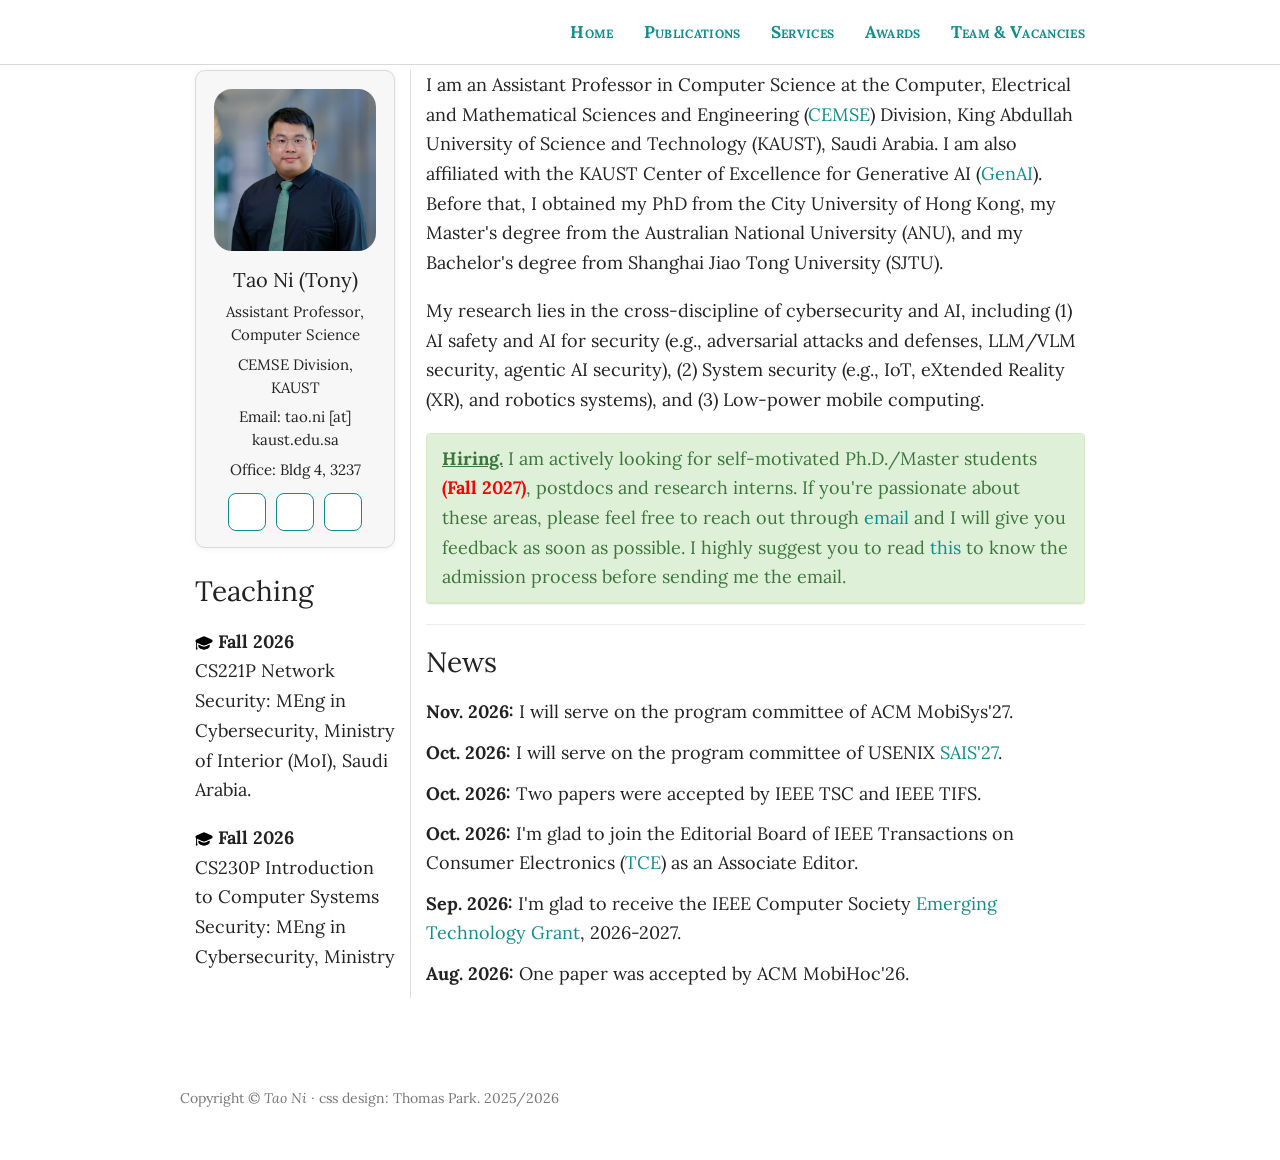
<file: index.html>
<!DOCTYPE html>
<html lang="en"><head><meta http-equiv="Content-Type" content="text/html; charset=UTF-8">
    
    <meta http-equiv="X-UA-Compatible" content="IE=edge">
    <title>Tao Ni, Ph.D.</title>
    
    <meta name="viewport" content="width=device-width, initial-scale=1.0">
    <meta name="description" content="">
    <meta name="author" content="">
    <link rel="icon" type="image/png" href="./taoni_files/coai_logo.png">
    
  <link href="./taoni_files/bootstrap.css" rel="stylesheet" media="screen">
  <link href="https://fonts.googleapis.com/css2?family=Lora:ital,wght@0,400;0,700;1,400;1,700&display=swap" rel="stylesheet">
  <link href="./taoni_files/site.css" rel="stylesheet">
  <script src="./taoni_files/iconify-icon.min.js" defer></script>
</head>
<body>

<!--   <div class="navbar navbar-default navbar-fixed-top">
  <div class="container">
  

  <a class="navbar-brand"><center><img width="auto" height="30" src="./taoni_files/kaust_logo_full.png"></center></a>


	<button class="navbar-toggle collapsed" type="button" data-toggle="collapse" data-target="#navbar-main" aria-expanded="false">
    	<span class="icon-bar"></span>
        <span class="icon-bar"></span>
        <span class="icon-bar"></span>
    </button>

    <div class="navbar-collapse collapse" id="navbar-main">

      <ul class="nav navbar-nav navbar-right">

      	<li><a href="./index.html">Home</a></li>
        <li><a href="./publications.html">Publications</a></li>
        <li><a href="./services.html">Services</a></li>
        <li><a href="./awards.html">Awards</a></li>
        <li><a href="./hiring.html">Vacancies</a></li>
      </ul>
      
   	</div>
  </div>
  </div> -->
  <div class="navbar navbar-default navbar-fixed-top">
  <div class="container">

    <div class="navbar-header">
      <button type="button" class="navbar-toggle collapsed"
              data-toggle="collapse" data-target="#navbar-main"
              aria-expanded="false">
        <span class="icon-bar"></span>
        <span class="icon-bar"></span>
        <span class="icon-bar"></span>
      </button>

      <!-- <a class="navbar-brand" href="./index.html">
        <img src="./taoni_files/kaust_logo_full.png" alt="KAUST logo">
      </a> -->
    </div>

    <div class="collapse navbar-collapse" id="navbar-main">
      <ul class="nav navbar-nav navbar-right">
        <li><a href="./index.html">Home</a></li>
        <li><a href="./publications.html">Publications</a></li>
        <li><a href="./services.html">Services</a></li>
        <li><a href="./awards.html">Awards</a></li>
        <li><a href="./hiring.html">Team & Vacancies</a></li>
      </ul>
    </div>

  </div>
</div>

<div class="container">

  <div class="bs-docs-section">
	<div class="row">
      <div class="col-md-3 col-xs-12">
        <div class="profile-card">
          <img src="./taoni_files/KAUST-CEMSE-CS-Tao-Ni-Profile.jpg" alt="Tao Ni">

          <div class="profile-card-name">Tao Ni (Tony)</div>

          <div class="profile-card-title">Assistant Professor, Computer Science</div>

          <div class="profile-card-affiliation">
            CEMSE Division, KAUST
          </div>

          <div class="profile-card-email">
            Email: tao.ni [at] kaust.edu.sa
          </div>

          <div class="profile-card-office">
            Office: Bldg 4, 3237
          </div>

          <div class="profile-card-links">
              <a href="https://scholar.google.com/citations?user=keLkPuMAAAAJ&hl=en"
                 class="profile-icon"
                 target="_blank" rel="noopener"
                 aria-label="Google Scholar" title="Google Scholar">
                <iconify-icon icon="simple-icons:googlescholar"></iconify-icon>
              </a>

              <a href="https://dblp.org/pid/50/4043-3.html"
                 class="profile-icon"
                 target="_blank" rel="noopener"
                 aria-label="DBLP" title="DBLP">
                <iconify-icon icon="simple-icons:dblp"></iconify-icon>
              </a>

              <a href="https://www.linkedin.com/in/tao-ni/"
                 class="profile-icon"
                 target="_blank" rel="noopener"
                 aria-label="LinkedIn" title="LinkedIn">
                <iconify-icon icon="simple-icons:linkedin"></iconify-icon>
              </a>

              <!-- <a href="https://orcid.org/0000-0003-0671-3020"
                 class="profile-icon"
                 target="_blank" rel="noopener"
                 aria-label="ORCID" title="ORCID">
                <iconify-icon icon="simple-icons:orcid"></iconify-icon>
              </a> -->
            </div>
        </div>

        <div class="bs-component">
          <h3>Teaching</h3>

          <div class="scroll-box">
            <p><img src="./taoni_files/education.png" width="18">
              <strong>Fall 2026</strong><br>
              CS221P Network Security: MEng in Cybersecurity, Ministry of Interior (MoI), Saudi Arabia.
            </p>
            <p><img src="./taoni_files/education.png" width="18">
              <strong>Fall 2026</strong><br>
              CS230P Introduction to Computer Systems Security: MEng in Cybersecurity, Ministry of Interior (MoI), Saudi Arabia.
            </p>
            <p><img src="./taoni_files/education.png" width="18">
              <strong>Fall 2026</strong><br>
              CS230 Computer Systems and AI Security: KAUST, Saudi Arabia.
            </p>
            <p><img src="./taoni_files/education.png" width="18">
              <strong>Spring 2026</strong><br>
              CS221P Network Security: MEng in Cybersecurity, Ministry of Interior (MoI), Saudi Arabia.
            </p>

            <br>
            <script type="text/javascript" id="clustrmaps" src="//clustrmaps.com/map_v2.js?d=0eIipPrgEukcQh5CDAASyrSKclIgemx1Qbn02Zj8SQg&cl=ffffff&w=a"></script>
          </div>
        </div>
      </div>
    

    <div class="col-md-9 col-xs-12 border-left">
        <div class="bs-component">


<p>I am an Assistant Professor in Computer Science at the Computer, Electrical and Mathematical Sciences and Engineering (<a href="https://cemse.kaust.edu.sa">CEMSE</a>) Division, King Abdullah University of Science and Technology (KAUST), Saudi Arabia. I am also affiliated with the KAUST Center of Excellence for Generative AI (<a href="https://www.kaust.edu.sa/en/research/generative-ai">GenAI</a>). Before that, I obtained my PhD from the City University of Hong Kong, my Master's degree from the Australian National University (ANU), and my Bachelor's degree from Shanghai Jiao Tong University (SJTU).</p>

<p>My research lies in the cross-discipline of cybersecurity and AI, including (1) AI safety and AI for security (e.g., adversarial attacks and defenses, LLM/VLM security, agentic AI security), (2) System security (e.g., IoT, eXtended Reality (XR), and robotics systems), and (3) Low-power mobile computing.</p>
<!-- I'm a Postdoctoral Researcher at the City University of Hong Kong. Before that, I obtained Ph.D. from the City University of Hong Kong, my Master's degree from the Australian National University (ANU), and my Bachelor's degree from Shanghai Jiao Tong University (SJTU). -->

<!-- <br>  <br> -->

<!-- <strong> <u>Research Interests.</u></strong> My research lies in the cross-discipline of cybersecurity, IoT, and AI, with a primary focus on <i>Building Secure, Reliable and Efficient Cyber-Physical Systems (CPS)</i> to achieve trustworthy computing and confidential sensing in critical cyber-infrastructures. My current research interests include: (1) CPS security (e.g., AIoT, eXtended Reality (XR), and autonomous driving), (2) Machine learning systems (MLSys) security (e.g., backdoor/adversarial attacks, on-device AI), and (3) Battery-free CPS-IoT in mobile computing. -->

<!-- <strong> <u>Research Interests.</u></strong>  -->
<!-- <p>My research lies in the cross-discipline of cybersecurity and AI, with a primary focus on <i>Building Secure, Reliable and Efficient AI-driven Systems</i> to achieve trustworthy computing and confidential sensing in critical cyber-infrastructures. My current research interests include: (1) AI safety and AI for security (e.g., adversarial/backdoor in DNNs, LLM security and privacy, embodied AI), (2) System Security (e.g., AIoT, eXtended Reality (XR), and robotics security), and (3) Low-power and battery-free IoT in mobile computing.</p> -->
<!-- 
<br />


<br>  --> 

<div class="panel panel-success">
  <div class="panel-heading">
    <strong><u>Hiring.</u></strong> I am actively looking for self-motivated Ph.D./Master students <font color="red"><b>(Fall 2027)</b></font>, postdocs and research interns. If you're passionate about these areas, please feel free to reach out through <a href="mailto:taoni.recruit@gmail.com">email</a> and I will give you feedback as soon as possible. I highly suggest you to read <a href="./hiring.html">this</a> to know the admission process before sending me the email.
  </div>
</div>
    
<hr>
      

        <div class="bs-component">


                  <h3>News</h3>


                  <div class="news-container">

                    <div class="news-item">
                      <div class="news-text"><b>Nov. 2026:</b> I will serve on the program committee of ACM MobiSys'27.</div>
                    </div>

                    <div class="news-item">
                      <div class="news-text"><b>Oct. 2026:</b> I will serve on the program committee of USENIX <a href="https://www.usenix.org/conference/sais27">SAIS'27</a>.</div>
                    </div>

                    <div class="news-item">
                      <div class="news-text"><b>Oct. 2026:</b> Two papers were accepted by IEEE TSC and IEEE TIFS.</div>
                    </div>

                    <div class="news-item">
                      <div class="news-text">
                        <b>Oct. 2026:</b> I'm glad to join the Editorial Board of IEEE Transactions on Consumer Electronics
                        (<a href="https://ctsoc.ieee.org/publications/ieee-transactions-on-consumer-electronics" target="_blank">TCE</a>) as an Associate Editor.
                      </div>
                    </div>

                    <div class="news-item">
                      <div class="news-text">
                        <b>Sep. 2026:</b> I'm glad to receive the IEEE Computer Society <a href="https://www.computer.org/press-room/2027-emerging-tech-grant-recipients" target="_blank">Emerging Technology Grant</a>, 2026-2027.
                      </div>
                    </div>

                    <div class="news-item">
                      <div class="news-text"><b>Aug. 2026:</b> One paper was accepted by ACM MobiHoc'26.</div>
                    </div>

                    <div class="news-item">
                      <div class="news-text"><b>Aug. 2026:</b> I will serve on the program committee of MobiCom'27.</div>
                    </div>

                    <div class="news-item">
                      <div class="news-text"><b>Jul. 2026:</b> One paper was accepted by CCS'26 (Cycle B).</div>
                    </div>

                    <div class="news-item">
                      <div class="news-text"><b>Jul. 2026:</b> Our paper won the Best Paper Award at ML4CS'26. Congrats to Ruoqin and the team!</div>
                    </div>

                    <div class="news-item">
                      <div class="news-text"><b>Jun. 2026:</b> I will serve on the program committee of USENIX Security'27 and AAAI'27.</div>
                    </div>

                    <div class="news-item">
                      <div class="news-text"><b>Jun. 2026:</b> One paper was accepted by IEEE TDSC.</div>
                    </div>

                    <div class="news-item">
                      <div class="news-text">
                        <b>Jun. 2026:</b> I'm glad to join the Editorial Board of <a href="https://www.comsoc.org/publications/magazines/ieee-network" target="_blank">IEEE Network</a>.
                      </div>
                    </div>

                    <div class="news-item">
                      <div class="news-text"><b>May 2026:</b> I will serve on the program committee of SenSys'27.</div>
                    </div>

                    <div class="news-item">
                      <div class="news-text"><b>May 2026:</b> I'm glad to join as a panel member and share my opinons on agentic AI in
                        <a href="https://www.ntu.edu.sg/dtc/the-third-digital-trust-symposium" target="_blank">The 3rd Digital Trust Research Symposium</a> at Nanyang Technological University (NTU), Singapore. Thanks for the invitation and great arrangement.</div>
                    </div>

                    <div class="news-item">
                      <div class="news-text"><b>May 2026:</b> One paper was accepted by CCS'26 (Cycle A).</div>
                    </div>

                    <div class="news-item">
                      <div class="news-text"><b>Mar. 2026:</b> I will serve on the program committee of RAID'26, ACSAC'26, IEEE MASS'26, and ACM MM'26.</div>
                    </div>

                    <div class="news-item">
                      <div class="news-text"><b>Mar. 2026:</b> One paper was accepted by IEEE S&amp;P'26 (Oakland).</div>
                    </div>

                    <div class="news-item">
                      <div class="news-text">
                        <b>Feb. 2026:</b> I'm glad to share our research about adversarial attacks and defenses in MBZUAI Nexus
                        <a href="https://ai-nexus.mbzuai.ac.ae/?panel=Security-Advances" target="_blank">Symposium on Security in The Age of AI</a>. Thanks for the invitation and great arrangement.
                      </div>
                    </div>

                    <div class="news-item">
                      <div class="news-text">
                        <b>Jan. 2026:</b> I joined the Distinguished Reviewer Board of ACM Transactions on Sensor Networks
                        (<a href="https://dl.acm.org/journal/tosn" target="_blank">TOSN</a>).
                      </div>
                    </div>

                    <div class="news-item">
                      <div class="news-text"><b>Jan. 2026:</b> I will serve on the program committee of EAI MobiQuitous'26.</div>
                    </div>

                    <div class="news-item">
                      <div class="news-text"><b>Dec. 2025:</b> One paper was accepted by USENIX Security'26. Congrats to Jiayimei and the team!</div>
                    </div>

                    <div class="news-item">
                      <div class="news-text"><b>Nov. 2025:</b> Two papers were accepted by IEEE TDSC.</div>
                    </div>

                    <div class="news-item">
                      <div class="news-text">
                        <b>Oct. 2025:</b> I'm glad to join the Editorial Board of IEEE Transactions on Services Computing
                        (<a href="https://www.computer.org/csdl/journal/sc" target="_blank">TSC</a>) as an Associate Editor.
                      </div>
                    </div>

                    <div class="news-item">
                      <div class="news-text"><b>Oct. 2025:</b> I will serve on the program committee of ACM MobiSys'26.</div>
                    </div>

                    <div class="news-item">
                      <div class="news-text">
                        <b>Oct. 2025:</b> I officially joined KAUST as an Assistant Professor in Computer Science. Students are welcome to reach out via email or visit my office.
                      </div>
                    </div>

                    <div class="news-item">
                      <div class="news-text"><b>Aug. 2025:</b> I will serve on the program committee of USENIX Security'26.</div>
                    </div>

                    <div class="news-item">
                      <div class="news-text"><b>Aug. 2025:</b> I won the Best Presentation Award at Rising Star Forum of AIoTSys'25.</div>
                    </div>

                    <div class="news-item">
                      <div class="news-text"><b>Jul. 2025:</b> I am excited to be selected as an AIoTSys Rising Star.</div>
                    </div>

                    <div class="news-item">
                      <div class="news-text">
                        <b>Jul. 2025:</b> I am excited to receive the
                        <a href="https://scholars.cityu.edu.hk/en/persons/taoni2/prizes/" target="_blank">Outstanding Research Thesis Award</a>
                        from CityUHK.
                      </div>
                    </div>

                    <div class="news-item">
                      <div class="news-text"><b>Jul. 2025:</b> One paper was accepted by ACM UIST'25. Congrats to Rucheng and the team!</div>
                    </div>

                    <div class="news-item">
                      <div class="news-text"><b>Jul. 2025:</b> One extension paper was accepted by IEEE TMC.</div>
                    </div>

                    <div class="news-item">
                      <div class="news-text"><b>Jun. 2025:</b> One paper was accepted by MobiCom'25. Congrats to Zehua and the team!</div>
                    </div>

                    <div class="news-item">
                      <div class="news-text"><b>May 2025:</b> One paper was accepted by ICML'25. Congrats to Shuai and the team!</div>
                    </div>

                    <div class="news-item">
                      <div class="news-text"><b>Apr. 2025:</b> I will serve on the technical program committee of NDSS'26.</div>
                    </div>

                    <div class="news-item">
                      <div class="news-text">
                        <b>Nov. 2024:</b> One paper was accepted by NDSS'25.
                      </div>
                    </div>

                    <div class="news-item">
                      <div class="news-text">
                        <b>Sep. 2024:</b> Invited to join the Youth Editorial Board of
                        <a href="https://www.sciencedirect.com/journal/journal-of-information-and-intelligence" target="_blank">Journal of Information and Intelligence</a>.
                      </div>
                    </div>

                    <div class="news-item">
                      <div class="news-text">
                        <b>Sep. 2024:</b> Our CCS'23 paper was awarded
                        <a href="https://cybersecurity.springeropen.com/award-2024" target="_blank">Cybersecurity Best Practical Paper Award</a>
                        2024.
                      </div>
                    </div>

                    <div class="news-item">
                      <div class="news-text">
                        <b>Aug. 2024:</b> One paper was accepted by MobiHoc'24.
                      </div>
                    </div>

                    <div class="news-item">
                      <div class="news-text">
                        <b>Jun. 2024:</b> Our poster wins the People's Choice ASSET Poster Award in
                        <a href="https://www.sigmobile.org/mobisys/2024/asset.html" target="_blank">SIGMOBILE Asian Student Symposium on Emerging Technologies (ASSET)</a>,
                        Co-located with MobiSys'24 in Tokyo, Japan.
                      </div>
                    </div>

                    <div class="news-item">
                      <div class="news-text">
                        <b>May 2024:</b> Invited to join the Youth Editorial Board of
                        <a href="https://cybersecurity.springeropen.com" target="_blank">Journal of Cybersecurity</a>.
                      </div>
                    </div>

                    <div class="news-item">
                      <div class="news-text"><b>Apr. 2024:</b> I was selected as an ACM MobiSys Rising Star 2024.</div>
                    </div>

                    <div class="news-item">
                      <div class="news-text"><b>Mar. 2024:</b> I successfully defended my thesis and completed my Ph.D. degree!</div>
                    </div>

                    <div class="news-item">
                      <div class="news-text"><b>Mar. 2024:</b> One paper was accepted by MobiSys'24. Congrats to Di and the team!</div>
                    </div>

                    <div class="news-item">
                      <div class="news-text"><b>Feb. 2024:</b> One paper was accepted by MobiCom'24. Congrats to Zehua and the team!</div>
                    </div>

                    <div class="news-item">
                      <div class="news-text"><b>Sep. 2023:</b> One paper was accpeted by CCS'23.</div>
                    </div>

                    <div class="news-item">
                      <div class="news-text"><b>Aug. 2023:</b> Two papers were accepted by MobiCom'23.</div>
                    </div>

                    <div class="news-item">
                      <div class="news-text"><b>Jan. 2023:</b> One paper was accepted by IPSN'23. Congrats to Zehua and the team!</div>
                    </div>

                    <div class="news-item">
                      <div class="news-text"><b>Dec. 2022:</b> One paper was accepted by IEEE S&amp;P'23 (Oakland).</div>
                    </div>

                    <div class="news-item">
                      <div class="news-text"><b>Jul. 2022:</b> One paper was accepted by USENIX Security'23.</div>
                    </div>

                    <div class="news-item">
                      <div class="news-text"><b>Jul. 2022:</b> One paper was accepted by UbiComp'22. Congrats to Yongliang and the team!</div>
                    </div>

      </div>
     </div>
     </div>
 	 </div>
<hr>

<footer>
  <div class="row">
    <div class="col-lg-12">
      <br><br><br>
      <p class="text-muted">Copyright © <em>Tao Ni</em> · css design: Thomas Park. 2025/2026</p>
    </div>
    <!-- <div class="col-xs-3">
      <script type="text/javascript" id="clustrmaps" src="//clustrmaps.com/map_v2.js?d=0eIipPrgEukcQh5CDAASyrSKclIgemx1Qbn02Zj8SQg&cl=ffffff&w=a"></script>
    </div> -->
    </div>
</footer>

</div><!--container-->
<script src="./taoni_files/jquery-1.10.2.min.js"></script>
<script src="./taoni_files/bootstrap.min.js"></script>

</div></body></html>
</file>
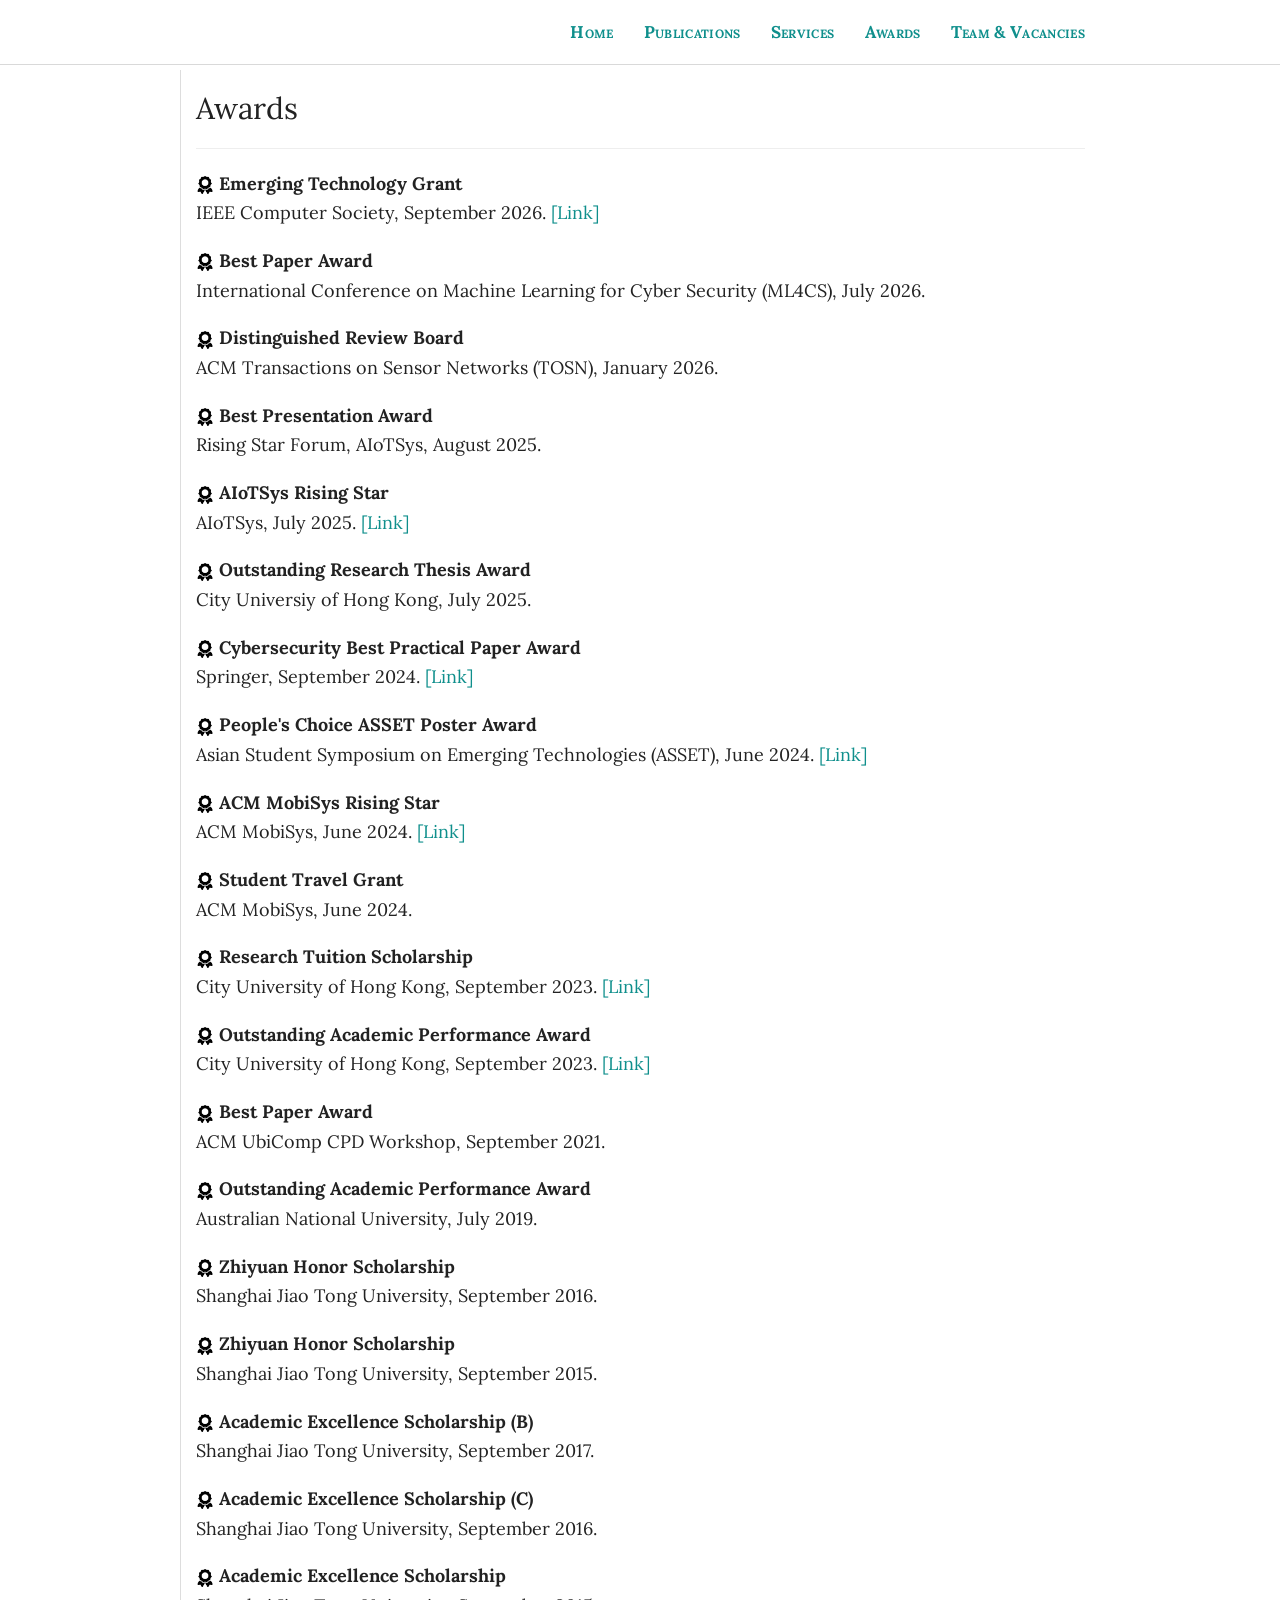
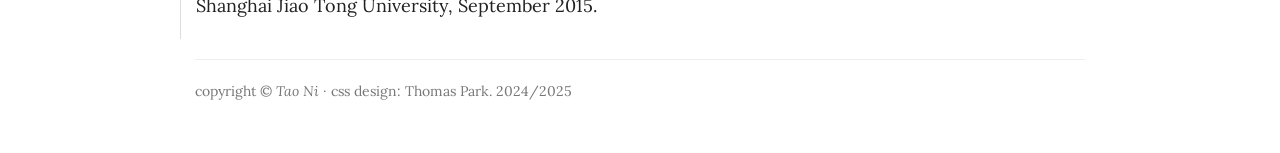
<file: awards.html>
<!DOCTYPE html>
<html lang="en"><head><meta http-equiv="Content-Type" content="text/html; charset=UTF-8">
    
    <meta http-equiv="X-UA-Compatible" content="IE=edge">
    <title>Tao Ni, Ph.D.</title>
    
    <meta name="viewport" content="width=device-width, initial-scale=1.0">
    <meta name="description" content="">
    <meta name="author" content="">
    <link rel="icon" type="image/png" href="./taoni_files/coai_logo.png">
    
    <link href="./taoni_files/bootstrap.css" rel="stylesheet" media="screen">
  <link href="https://fonts.googleapis.com/css2?family=Lora:ital,wght@0,400;0,700;1,400;1,700&display=swap" rel="stylesheet">
  <link href="./taoni_files/site.css" rel="stylesheet">
  <script src="./taoni_files/iconify-icon.min.js" defer></script>

 
</head><body>

  <div class="navbar navbar-default navbar-fixed-top">
  <div class="container">
    
  
  <!-- <a class="navbar-brand"><center><img width="auto" height="30" src="./taoni_files/kaust_logo_full.png"></center></a> -->


  <button class="navbar-toggle collapsed" type="button" data-toggle="collapse" data-target="#navbar-main" aria-expanded="false">
      <span class="icon-bar"></span>
        <span class="icon-bar"></span>
        <span class="icon-bar"></span>
    </button>

    <div class="navbar-collapse collapse" id="navbar-main">

      <ul class="nav navbar-nav navbar-right">

        <li><a href="./index.html">Home</a></li>
        <li><a href="./publications.html">Publications</a></li>
        <li><a href="./services.html">Services</a></li>
        <li><a href="./awards.html">Awards</a></li>
        <li><a href="./hiring.html">Team & Vacancies</a></li>
        <!-- <li><a href="./talks.html">Talks</a></li> -->
      </ul>
      
    </div>
  </div>
  </div>

<div class="container">

  <div class="bs-docs-section">
  <div class="row">
    

    <div class="col-xs-12  border-left">
        <div class="bs-component">
          <h2>Awards</h2>

          <hr />

          <p><img src="./taoni_files/award_icon.png" width="18">
            <strong>Emerging Technology Grant</strong><br />
            IEEE Computer Society, September 2026. <a href="https://www.computer.org/press-room/2027-emerging-tech-grant-recipients" target="_blank">[Link]</a>
          </p>

          <p><img src="./taoni_files/award_icon.png" width="18">
            <strong>Best Paper Award</strong><br />
            International Conference on Machine Learning for Cyber Security (ML4CS), July 2026.
          </p>

          <p><img src="./taoni_files/award_icon.png" width="18">
            <strong>Distinguished Review Board</strong><br />
            ACM Transactions on Sensor Networks (TOSN), January 2026.
          </p>

          <p><img src="./taoni_files/award_icon.png" width="18">
            <strong>Best Presentation Award</strong><br />
            Rising Star Forum, AIoTSys, August 2025.
          </p>

          <p><img src="./taoni_files/award_icon.png" width="18">
            <strong>AIoTSys Rising Star</strong><br />
            AIoTSys, July 2025. <a href="http://crowdhmt.com/AIoTSys/2025/risingstars" target="_blank">[Link]</a>
          </p>

          <p><img src="./taoni_files/award_icon.png" width="18">
            <strong>Outstanding Research Thesis Award</strong><br />
            City Universiy of Hong Kong, July 2025.
          </p>

          <p><img src="./taoni_files/award_icon.png" width="18">
            <strong>Cybersecurity Best Practical Paper Award</strong><br />
            Springer, September 2024. <a href="https://cybersecurity.springeropen.com/award-2024" target="_blank">[Link]</a>
          </p>

          <p><img src="./taoni_files/award_icon.png" width="18">
            <strong>People's Choice ASSET Poster Award</strong><br />
            Asian Student Symposium on Emerging Technologies (ASSET), June 2024. <a href="https://www.sigmobile.org/mobisys/2024/asset.html" target="_blank">[Link]</a>
          </p>

          <p><img src="./taoni_files/award_icon.png" width="18">
            <strong>ACM MobiSys Rising Star</strong><br />
            ACM MobiSys, June 2024. <a href="https://www.sigmobile.org/mobisys/2024/rising.html" target="_blank">[Link]</a>
          </p>

          <p><img src="./taoni_files/award_icon.png" width="18">
            <strong>Student Travel Grant</strong><br />
            ACM MobiSys, June 2024.
          </p>

          <p><img src="./taoni_files/award_icon.png" width="18">
            <strong>Research Tuition Scholarship</strong><br />
            City University of Hong Kong, September 2023. <a href="https://scholars.cityu.edu.hk/en/prizes/research-tuition-scholarship(d4b7e3e3-06b0-4852-9675-73f785c1dd45).html" target="_blank">[Link]</a>
          </p>

          <p><img src="./taoni_files/award_icon.png" width="18">
            <strong>Outstanding Academic Performance Award</strong><br />
            City University of Hong Kong, September 2023. <a href="https://scholars.cityu.edu.hk/en/prizes/outstanding-academic-performance-award-for-research-degree-students-nonlocal-ugcfunded-students(a184fa56-e823-4a76-8cf5-e0f526665ca4).html" target="_blank">[Link]</a>
          </p>

          <p><img src="./taoni_files/award_icon.png" width="18">
            <strong>Best Paper Award</strong><br />
            ACM UbiComp CPD Workshop, September 2021.
          </p>

          <p><img src="./taoni_files/award_icon.png" width="18">
            <strong>Outstanding Academic Performance Award</strong><br />
            Australian National University, July 2019.
          </p>

          <p><img src="./taoni_files/award_icon.png" width="18">
            <strong>Zhiyuan Honor Scholarship</strong><br />
            Shanghai Jiao Tong University, September 2016.
          </p>

          <p><img src="./taoni_files/award_icon.png" width="18">
            <strong>Zhiyuan Honor Scholarship</strong><br />
            Shanghai Jiao Tong University, September 2015.
          </p>

          <p><img src="./taoni_files/award_icon.png" width="18">
            <strong>Academic Excellence Scholarship (B)</strong><br />
            Shanghai Jiao Tong University, September 2017.
          </p>

          <p><img src="./taoni_files/award_icon.png" width="18">
            <strong>Academic Excellence Scholarship (C)</strong><br />
            Shanghai Jiao Tong University, September 2016.
          </p>

          <p><img src="./taoni_files/award_icon.png" width="18">
            <strong>Academic Excellence Scholarship</strong><br />
            Shanghai Jiao Tong University, September 2015.
          </p>

        </div>
      </div> 
     </div>

<hr />
<footer>
  <div class="row">
    <div class="col-lg-12">
      <p class="text-muted">copyright © <em>Tao Ni</em> · css design: Thomas Park. 2024/2025</p>
    </div>
    </div>
</footer>
</div>

</div><!--container-->
<script src="./taoni_files/jquery-1.10.2.min.js"></script>
<script src="./taoni_files/bootstrap.min.js"></script>
</body></html>
</file>
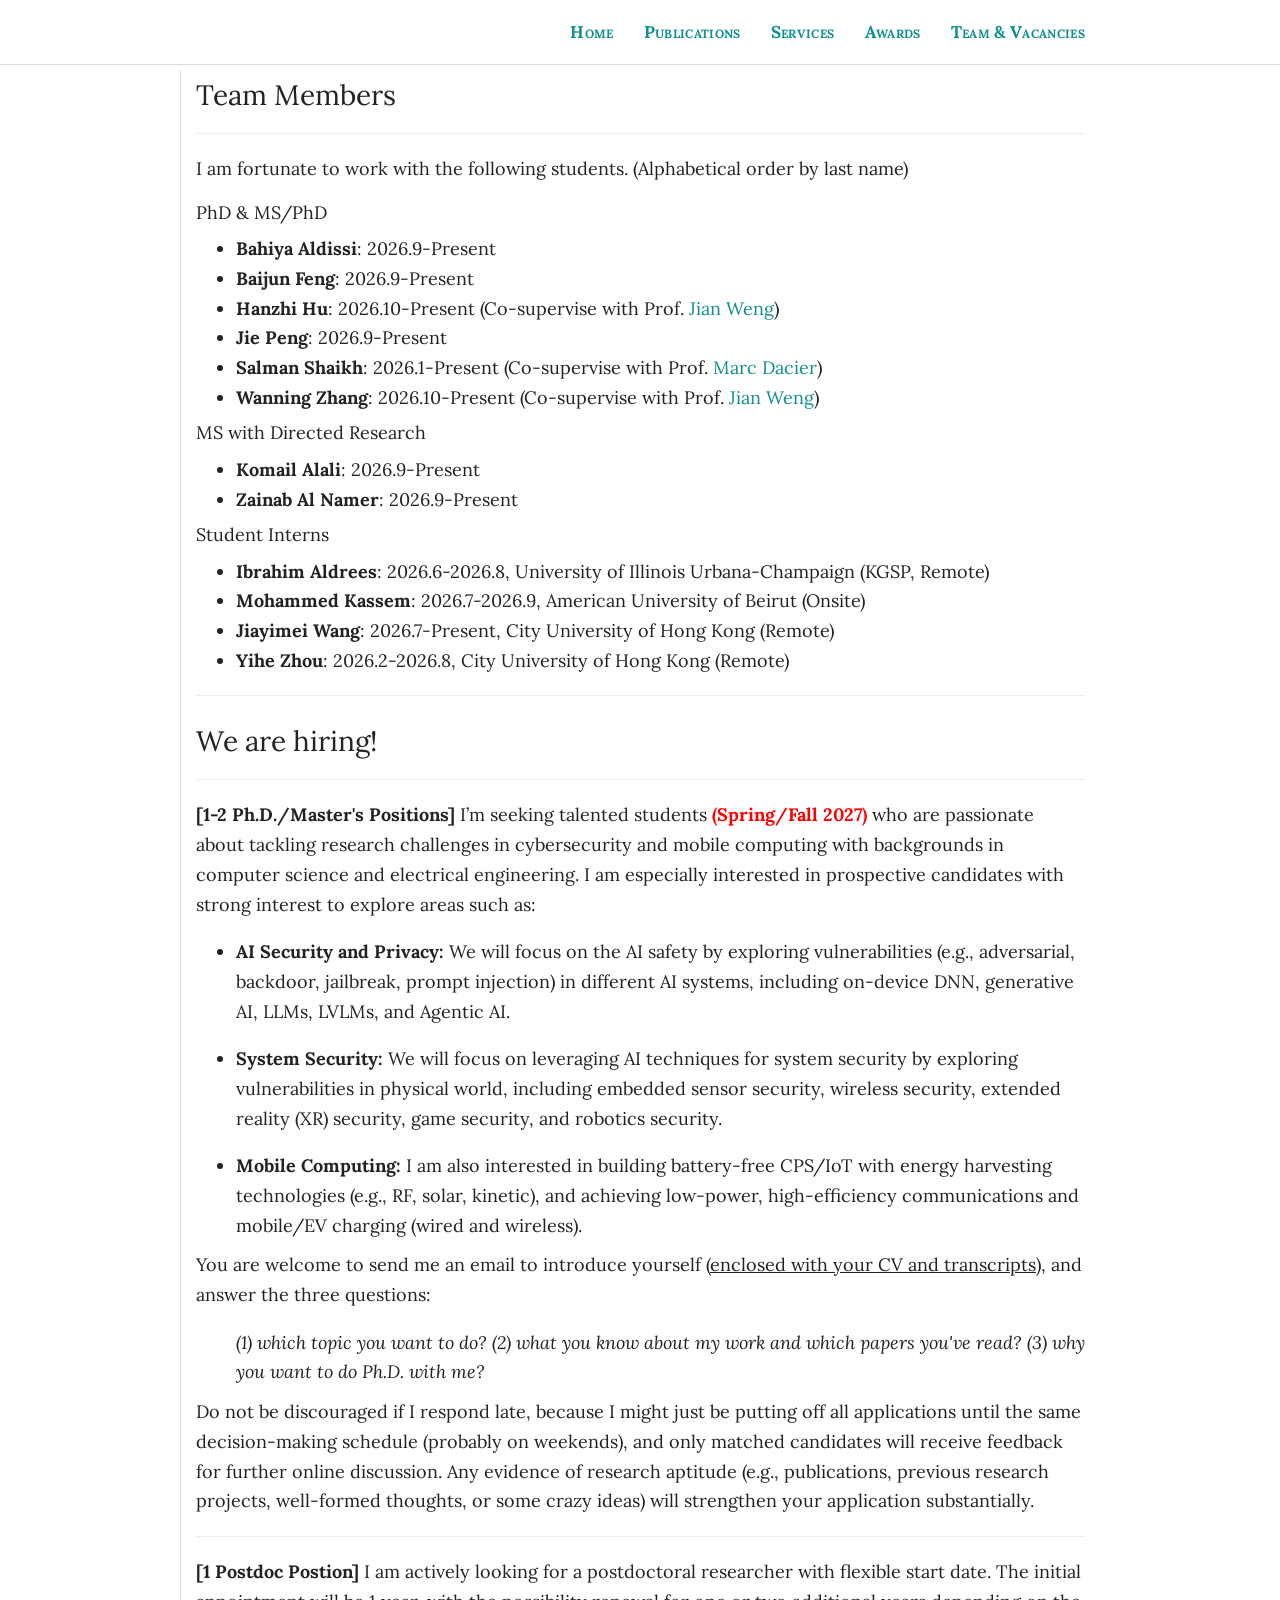
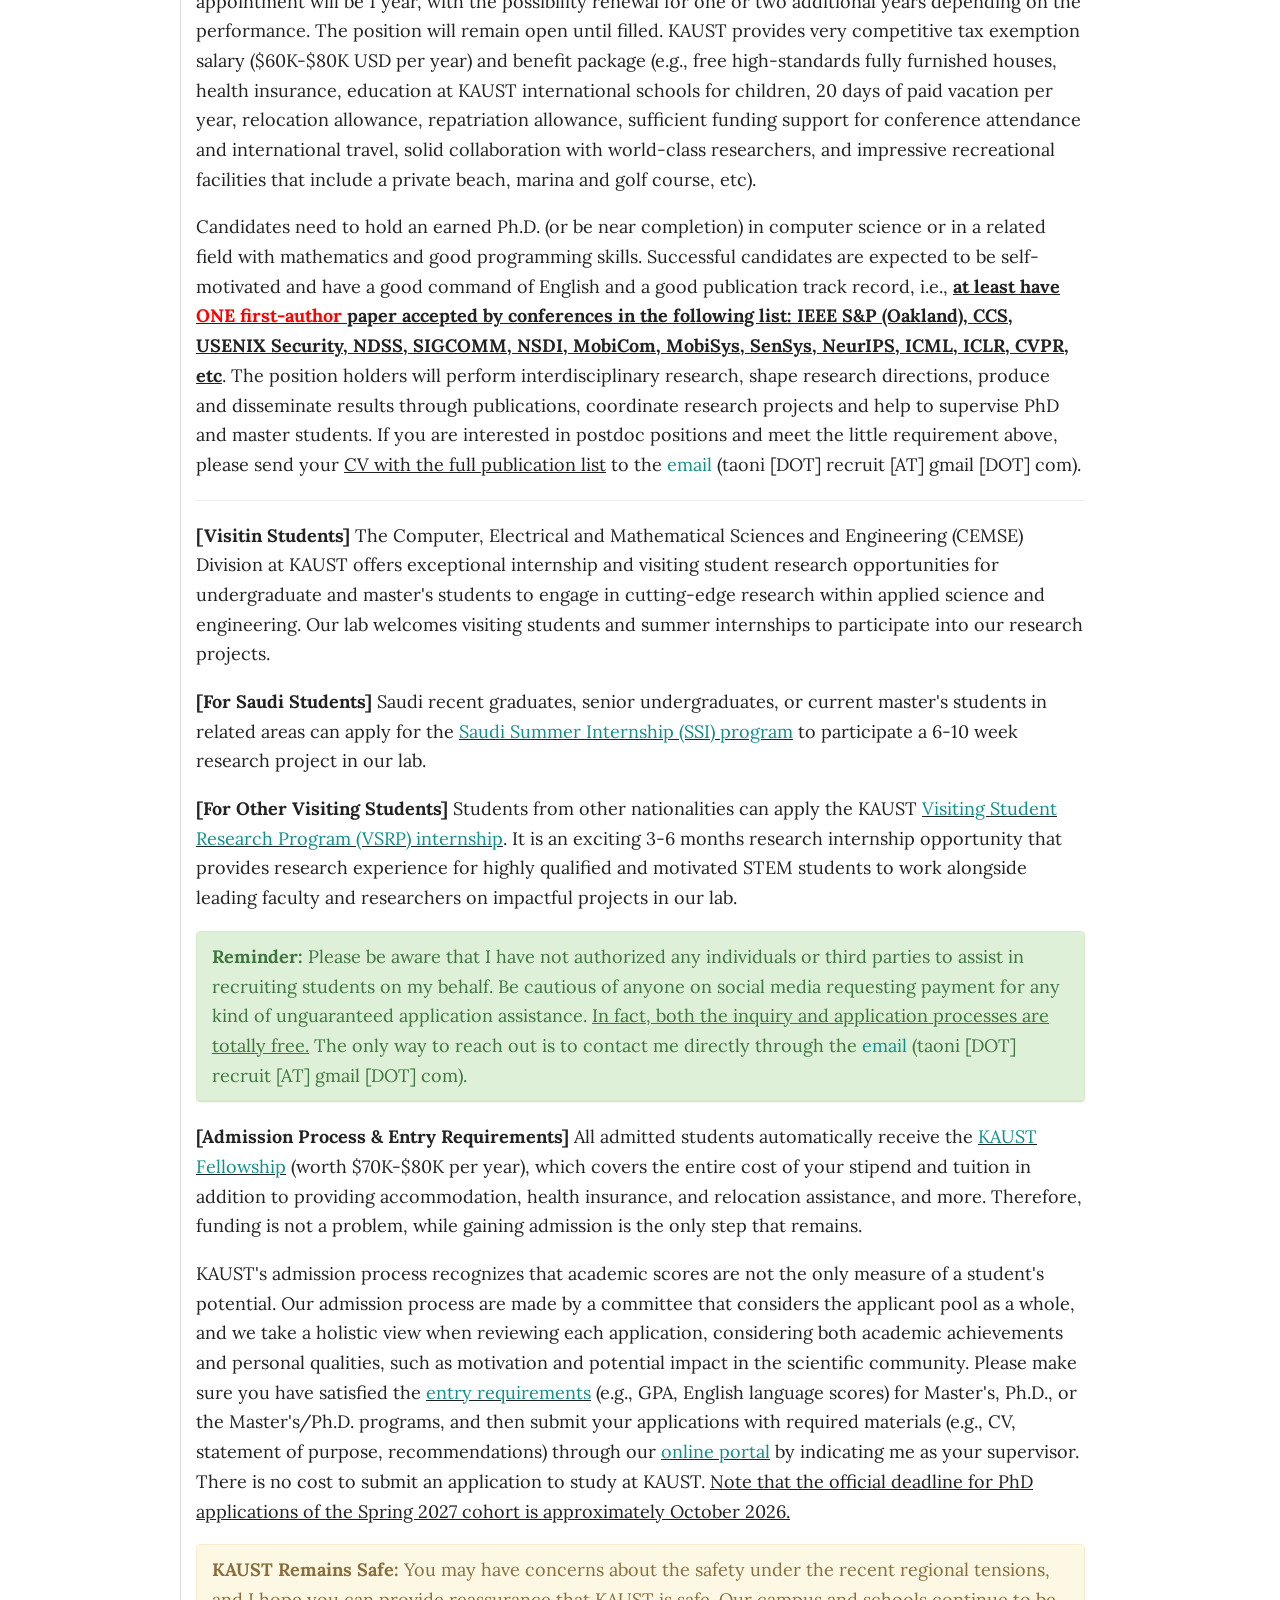
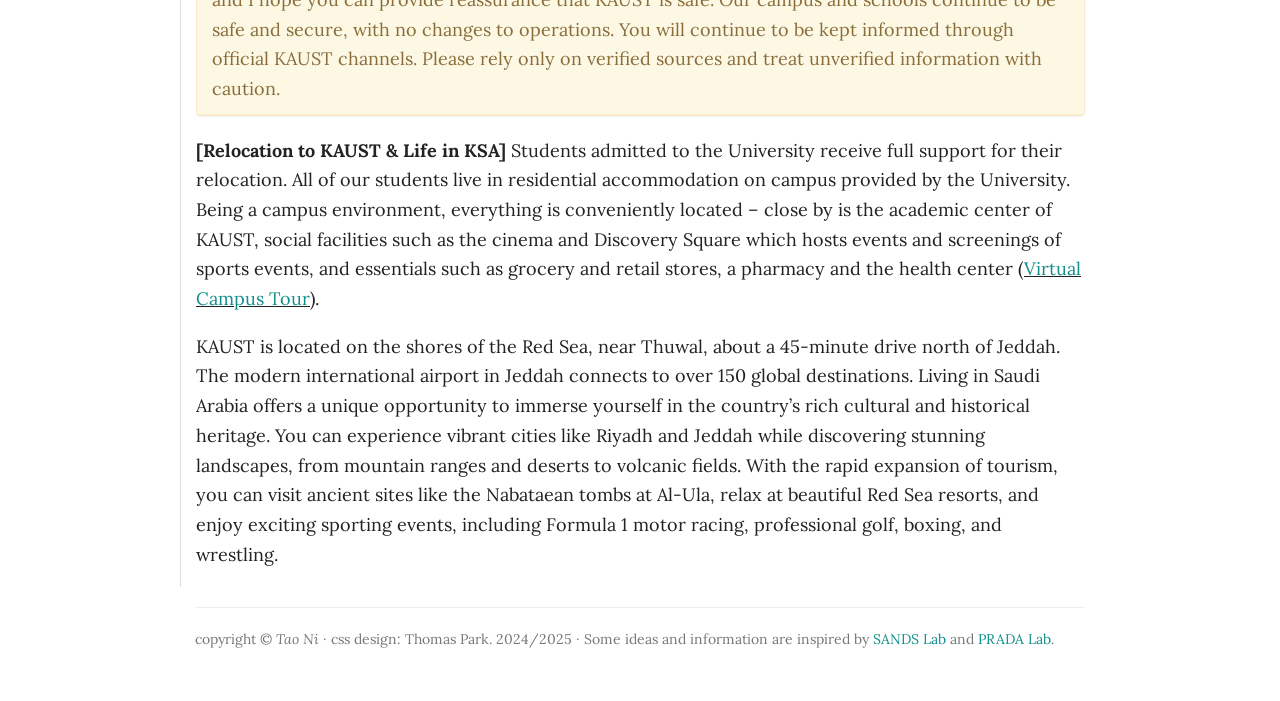
<file: hiring.html>
<!DOCTYPE html>
<html lang="en"><head><meta http-equiv="Content-Type" content="text/html; charset=UTF-8">
    
    <meta http-equiv="X-UA-Compatible" content="IE=edge">
    <title>Tao Ni, Ph.D.</title>
    
    <meta name="viewport" content="width=device-width, initial-scale=1.0">
    <meta name="description" content="">
    <meta name="author" content="">
    <link rel="icon" type="image/png" href="./taoni_files/coai_logo.png">
    
    <link href="./taoni_files/bootstrap.css" rel="stylesheet" media="screen">
  <link href="https://fonts.googleapis.com/css2?family=Lora:ital,wght@0,400;0,700;1,400;1,700&display=swap" rel="stylesheet">
  <link href="./taoni_files/site.css" rel="stylesheet">
  <script src="./taoni_files/iconify-icon.min.js" defer></script>

 
</head><body>

  <div class="navbar navbar-default navbar-fixed-top">
  <div class="container">
    
  
  <!-- <a class="navbar-brand"><center><img width="auto" height="30" src="./taoni_files/kaust_logo_full.png"></center></a> -->


  <button class="navbar-toggle collapsed" type="button" data-toggle="collapse" data-target="#navbar-main" aria-expanded="false">
      <span class="icon-bar"></span>
        <span class="icon-bar"></span>
        <span class="icon-bar"></span>
    </button>

    <div class="navbar-collapse collapse" id="navbar-main">

      <ul class="nav navbar-nav navbar-right">

        <li><a href="./index.html">Home</a></li>
        <li><a href="./publications.html">Publications</a></li>
        <li><a href="./services.html">Services</a></li>
        <li><a href="./awards.html">Awards</a></li>
        <!-- <li><a href="./talks.html">Talks</a></li> -->
        <li><a href="./hiring.html">Team & Vacancies</a></li>
      </ul>
      
    </div>
  </div>
  </div>

<div class="container">

  <div class="bs-docs-section">
  <div class="row">
    
        <div class="col-xs-12  border-left">
        <div class="bs-component">
          <h3>Team Members</h3>

          <hr />

          <p>I am fortunate to work with the following students. (Alphabetical order by last name)</p>


          <h4>PhD & MS/PhD</h4>
          <ul>


            <li>
            <strong>Bahiya Aldissi</strong>: 2026.9-Present
            </li>

            <li>
            <strong>Baijun Feng</strong>: 2026.9-Present
            </li>

            <li>
            <strong>Hanzhi Hu</strong>: 2026.10-Present (Co-supervise with Prof. <a href="https://were.github.io/" target="_blank">Jian Weng</a>)
            </li>

    
            <li>
            <strong>Jie Peng</strong>: 2026.9-Present
            </li>

            <li>
            <strong>Salman Shaikh</strong>: 2026.1-Present (Co-supervise with Prof. <a href="https://cemse.kaust.edu.sa/profiles/marc-dacier" target="_blank">Marc Dacier</a>)
            </li>

            <li>
            <strong>Wanning Zhang</strong>: 2026.10-Present (Co-supervise with Prof. <a href="https://were.github.io/" target="_blank">Jian Weng</a>)
            </li>


          </ul>

          <h4>MS with Directed Research</h4>
          <ul>


            <li>
            <strong>Komail Alali</strong>: 2026.9-Present
            </li>

            <li>
            <strong>Zainab Al Namer</strong>: 2026.9-Present
            </li>

          </ul>

          <h4>Student Interns</h4>
          <ul>

            <li>
            <strong>Ibrahim Aldrees</strong>: 2026.6-2026.8, University of Illinois Urbana-Champaign (KGSP, Remote)
            </li>

            <li>
            <strong>Mohammed Kassem</strong>: 2026.7-2026.9, American University of Beirut (Onsite)
            </li>

            <li>
            <strong>Jiayimei Wang</strong>: 2026.7-Present, City University of Hong Kong (Remote)
            </li>

            <li>
            <strong>Yihe Zhou</strong>: 2026.2-2026.8, City University of Hong Kong (Remote)
            </li>


          </ul>

        </div>

         <hr />
      </div> 


    <!-- <div class="col-xs-12  border-left">
        <div class="bs-component">
          <h3>Postdocs</h3>

          <hr />

          <p> <strong>[1 Postdoc Postion]</strong> I am actively looking for a postdoctoral researcher with flexible start date. The initial appointment will be 1 year, with the possibility renewal for one or two additional years depending on the performance. The position will remain open until filled. KAUST provides very competitive tax exemption salary ($60K-$80K USD per year) and benefit package (e.g., free high-standards fully furnished houses, health insurance, education at KAUST international schools for children, 20 days of paid vacation per year, relocation allowance, repatriation allowance, sufficient funding support for conference attendance and international travel, solid collaboration with world-class researchers, and impressive recreational facilities that include a private beach, marina and golf course, etc). 
          </p>
          <p> Candidates need to hold an earned Ph.D. (or be near completion) in computer science or in a related field with mathematics and good programming skills. Successful candidates are expected to be self-motivated and have a good command of English and a good publication track record, i.e., <u><b>at least have <font color="red">ONE first-author</font> paper accepted by conferences in the following list: IEEE S&P (Oakland), CCS, USENIX Security, NDSS, SIGCOMM, NSDI, MobiCom, MobiSys, SenSys, NeurIPS, ICML, ICLR, CVPR, etc</b></u>. The position holders will perform interdisciplinary research, shape research directions, produce and disseminate results through publications, coordinate research projects and help to supervise PhD and master students. If you are interested in postdoc positions and meet the little requirement above, please send your <u>CV with the full publication list</u> to the <a href="mailto:taoni.recruit@gmail.com">email</a> (taoni [DOT] recruit [AT] gmail [DOT] com).
          </p>


        </div>
      </div>
 -->

    <div class="col-xs-12  border-left">
        <div class="bs-component">
          <h3>We are hiring!</h3>

          <hr />

          <p><strong>[1-2 Ph.D./Master's Positions]</strong> I’m seeking talented students <font color="red"><b>(Spring/Fall 2027)</b></font> who are passionate about tackling research challenges in cybersecurity and mobile computing with backgrounds in computer science and electrical engineering. I am especially interested in prospective candidates with strong interest to explore areas such as:
          </p>

          <!-- <p>I am especially interested in prospective candidates with strong interest to explore areas such as:</p> -->
          <ul>
           <!--  <li><strong>Cyber-physical Systems (CPS) Security:</strong> We will focus on side-channel analysis in IoT and embedded systems, security and privacy in emerging CPS platforms, including extended reality (XR), medical devices, UAV, LEO satellites, and humanoid robots.</li><p></p>

            <li><strong>Machine Learning Systems (MLSys) Security:</strong> We will focus on the security of systems deployed with on-device ML/AI models (e.g., critical survelliance systems), and investigate potential attack surfaces (e.g., physical adversarial attacks) and defense mechanisms (e.g., TEE).</li><p></p>

            <li><strong>Mobile Computing:</strong> I am also interested in building battery-free CPS/IoT with energy harvesting technologies (e.g., RF, solar, kinetic), and achieving low-power, high-efficiency communications and mobile/EV charging (wired and wireless).</li> -->
            <li><strong>AI Security and Privacy:</strong> We will focus on the AI safety by exploring vulnerabilities (e.g., adversarial, backdoor, jailbreak, prompt injection) in different AI systems, including on-device DNN, generative AI, LLMs, LVLMs, and Agentic AI.</li><p></p>

            <li><strong>System Security:</strong> We will focus on leveraging AI techniques for system security by exploring vulnerabilities in physical world, including embedded sensor security, wireless security, extended reality (XR) security, game security, and robotics security. </li><p></p>

            <li><strong>Mobile Computing:</strong> I am also interested in building battery-free CPS/IoT with energy harvesting technologies (e.g., RF, solar, kinetic), and achieving low-power, high-efficiency communications and mobile/EV charging (wired and wireless).</li>
          </ul>

          <!-- <p>Our group aims to conduct high-quality research and publish papers in top-tier security/mobile computing/network conferences or journals, such as IEEE S&P (Oakland), CCS, USENIX Security, NDSS, MobiCom, UbiComp, <u>SIGCOMM</u>, <u>NSDI</u>. Note that the underlined conferences are those I did not publish (or submit) during my Ph.D. study, and I will be appreciated if you can achieve these through our collaborations.</p> -->

          <!-- <p>Albert Einstein once said, <i>"Most people say that it is the intellect which makes a great scientist. They are wrong: it is character.".</i> As your prospective supervisor, I wish you can have the following characteristics, which are important to your Ph.D. success.</p>

          <ul>
            <li><strong>Be Self-motivated:</strong> I wish you are interested in your research and enjoying the process of investigating, validating, and writing. You should be self-motivated and serious about "your" research progress, "your" publications, as well as "your" degree, not mine. Sometime, supervisors can push the students to work hard, but only being self-motivated can help "you" go further.</li><p></p>

            <li><strong>Perseverance:</strong> I wish you have the perseverance to face the challenges, not only in your research, but also in your future careers. Sometimes life hits you in the head with a brick (experiment failures, paper rejections). Don’t lose faith. I peronally had no publications during the first two years of my Ph.D. study. Almost all of my first-authored publications were accepted in the third year.</li><p></p>

            <li><strong>Delayed Gratification:</strong> I wish you can resist the temptation of an immediate reward in favor of a more valuable reward later on. That is, you should focus on the in-depth reflections and new insights in your research, instead of the number of low-hanging fruits.</li>
          </ul> -->

          <!-- <p>I realize I am talking a lot, and I appreciate you can read these and still be interested in working with me. Now,  -->
          <p>You are welcome to send me an email to introduce yourself (<u>enclosed with your CV and transcripts</u>), and answer the three questions: 
          <ul>
            <i>(1) which topic you want to do?</i>
            <i>(2) what you know about my work and which papers you've read?</i>
            <i>(3) why you want to do Ph.D. with me?</i> 
          </ul>
        Do not be discouraged if I respond late, because I might just be putting off all applications until the same decision-making schedule (probably on weekends), and only matched candidates will receive feedback for further online discussion. Any evidence of research aptitude (e.g., publications, previous research projects, well-formed thoughts, or some crazy ideas) will strengthen your application substantially.</p>

        <hr />

          <p> <strong>[1 Postdoc Postion]</strong> I am actively looking for a postdoctoral researcher with flexible start date. The initial appointment will be 1 year, with the possibility renewal for one or two additional years depending on the performance. The position will remain open until filled. KAUST provides very competitive tax exemption salary ($60K-$80K USD per year) and benefit package (e.g., free high-standards fully furnished houses, health insurance, education at KAUST international schools for children, 20 days of paid vacation per year, relocation allowance, repatriation allowance, sufficient funding support for conference attendance and international travel, solid collaboration with world-class researchers, and impressive recreational facilities that include a private beach, marina and golf course, etc). 
          </p>
          <p> Candidates need to hold an earned Ph.D. (or be near completion) in computer science or in a related field with mathematics and good programming skills. Successful candidates are expected to be self-motivated and have a good command of English and a good publication track record, i.e., <u><b>at least have <font color="red">ONE first-author</font> paper accepted by conferences in the following list: IEEE S&P (Oakland), CCS, USENIX Security, NDSS, SIGCOMM, NSDI, MobiCom, MobiSys, SenSys, NeurIPS, ICML, ICLR, CVPR, etc</b></u>. The position holders will perform interdisciplinary research, shape research directions, produce and disseminate results through publications, coordinate research projects and help to supervise PhD and master students. If you are interested in postdoc positions and meet the little requirement above, please send your <u>CV with the full publication list</u> to the <a href="mailto:taoni.recruit@gmail.com">email</a> (taoni [DOT] recruit [AT] gmail [DOT] com).
          </p>

          <hr />


          <p><strong>[Visitin Students]</strong> The Computer, Electrical and Mathematical Sciences and Engineering (CEMSE) Division at KAUST offers exceptional internship and visiting student research opportunities for undergraduate and master's students to engage in cutting-edge research within applied science and engineering. Our lab welcomes visiting students and summer internships to participate into our research projects.</p>

          <p><strong>[For Saudi Students]</strong> Saudi recent graduates, senior undergraduates, or current master's students in related areas can apply for the <u><a href="https://cemse.kaust.edu.sa/internship-opportunities/saudi-summer-internship-ssi">Saudi Summer Internship (SSI) program</a></u> to participate a 6-10 week research project in our lab.</p>

          <p><strong>[For Other Visiting Students]</strong> Students from other nationalities can apply the KAUST <u><a href="https://admissions.kaust.edu.sa/study/internships#costs">Visiting Student Research Program (VSRP) internship</a></u>. It is an exciting 3-6 months research internship opportunity that provides research experience for highly qualified and motivated STEM students to work alongside leading faculty and researchers on impactful projects in our lab.</p>



          <div class="panel panel-success">
            <div class="panel-heading">
              <strong>Reminder:</strong> Please be aware that I have not authorized any individuals or third parties to assist in recruiting students on my behalf. Be cautious of anyone on social media requesting payment for any kind of unguaranteed application assistance. <u>In fact, both the inquiry and application processes are totally free.</u> The only way to reach out is to contact me directly through the <a href="mailto:taoni.recruit@gmail.com">email</a> (taoni [DOT] recruit [AT] gmail [DOT] com).
            </div>
          </div>

          <!-- <br /> -->

          <p><strong>[Admission Process & Entry Requirements]</strong> All admitted students automatically receive the <u><a href="https://admissions.kaust.edu.sa/fees-funding">KAUST Fellowship</a></u> (worth $70K-$80K per year), which covers the entire cost of your stipend and tuition in addition to providing accommodation, health insurance, and relocation assistance, and more. Therefore, funding is not a problem, while gaining admission is the only step that remains.</p>
          <p>KAUST's admission process recognizes that academic scores are not the only measure of a student's potential. Our admission process are made by a committee that considers the applicant pool as a whole, and we take a holistic view when reviewing each application, considering both academic achievements and personal qualities, such as motivation and potential impact in the scientific community. Please make sure you have satisfied the <u><a href="https://admissions.kaust.edu.sa/study">entry requirements</a></u> (e.g., GPA, English language scores) for Master's, Ph.D., or the Master's/Ph.D. programs, and then submit your applications with required materials (e.g., CV, statement of purpose, recommendations) through our <u><a href="https://admissions.kaust.edu.sa/how-to-apply/admission-timelines">online portal</a></u> by indicating me as your supervisor. There is no cost to submit an application to study at KAUST. <u>Note that the official deadline for PhD applications of the Spring 2027 cohort is approximately October 2026.</u>
          </p>
          <div class="panel panel-warning">
            <div class="panel-heading">
              <strong>KAUST Remains Safe:</strong> You may have concerns about the safety under the recent regional tensions, and I hope you can provide reassurance that KAUST is safe. Our campus and schools continue to be safe and secure, with no changes to operations. You will continue to be kept informed through official KAUST channels. Please rely only on verified sources and treat unverified information with caution.
            </div>
          </div>
          <!-- <br /> -->

          <p><strong>[Relocation to KAUST & Life in KSA]</strong> Students admitted to the University receive full support for their relocation. All of our students live in residential accommodation on campus provided by the University. Being a campus environment, everything is conveniently located – close by is the academic center of KAUST, social facilities such as the cinema and Discovery Square which hosts events and screenings of sports events, and essentials such as grocery and retail stores, a pharmacy and the health center (<u><a href="https://admissions.kaust.edu.sa/about-kaust/virtual-tour">Virtual Campus Tour</a></u>).</p>

          <p>KAUST is located on the shores of the Red Sea, near Thuwal, about a 45-minute drive north of Jeddah. The modern international airport in Jeddah connects to over 150 global destinations. Living in Saudi Arabia offers a unique opportunity to immerse yourself in the country’s rich cultural and historical heritage. You can experience vibrant cities like Riyadh and Jeddah while discovering stunning landscapes, from mountain ranges and deserts to volcanic fields. With the rapid expansion of tourism, you can visit ancient sites like the Nabataean tombs at Al-Ula, relax at beautiful Red Sea resorts, and enjoy exciting sporting events, including Formula 1 motor racing, professional golf, boxing, and wrestling.
          </p>


        </div>
      </div>

 
     </div>

<hr />
<footer>
  <div class="row">
    <div class="col-lg-12">
      <p class="text-muted">copyright © <em>Tao Ni</em> · css design: Thomas Park. 2024/2025 · Some ideas and information are inspired by <a href="https://mcanini.github.io/students/">SANDS Lab</a> and <a href="https://pradalab1.github.io/opening.html">PRADA Lab</a>.</p>
    </div>
    </div>
</footer>
</div>

</div><!--container-->
<script src="./taoni_files/jquery-1.10.2.min.js"></script>
<script src="./taoni_files/bootstrap.min.js"></script>
</body></html>
</file>
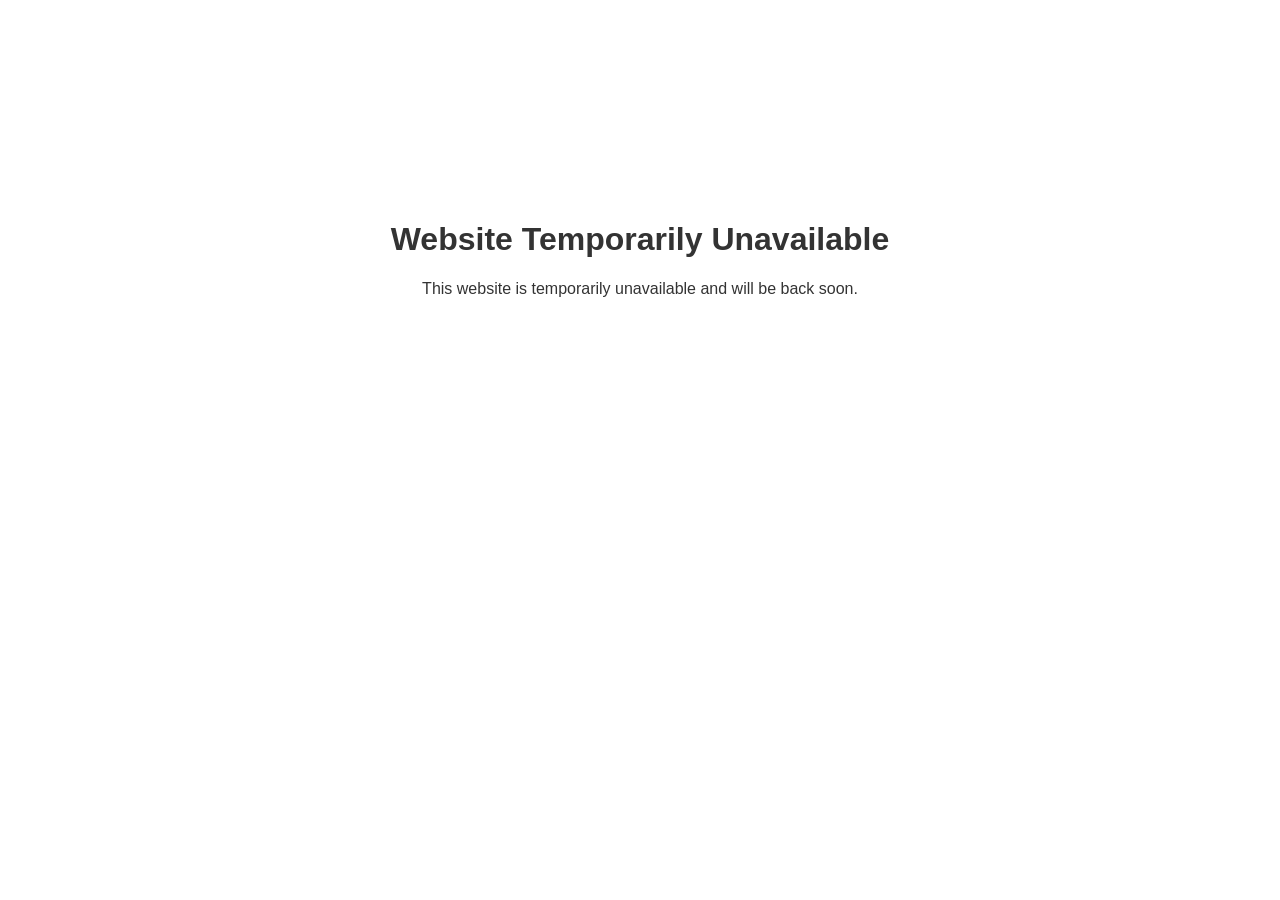
<file: index_no.html>
<!DOCTYPE html>
<html lang="en">
<head>
  <meta charset="UTF-8">
  <meta name="robots" content="noindex, nofollow">
  <meta name="viewport" content="width=device-width, initial-scale=1.0">
  <title>Website Temporarily Unavailable</title>
  <style>
    body {
      font-family: Arial, sans-serif;
      text-align: center;
      padding-top: 15%;
      color: #333;
    }
  </style>
</head>
<body>
  <h1>Website Temporarily Unavailable</h1>
  <p>This website is temporarily unavailable and will be back soon.</p>
</body>
</html>
</file>
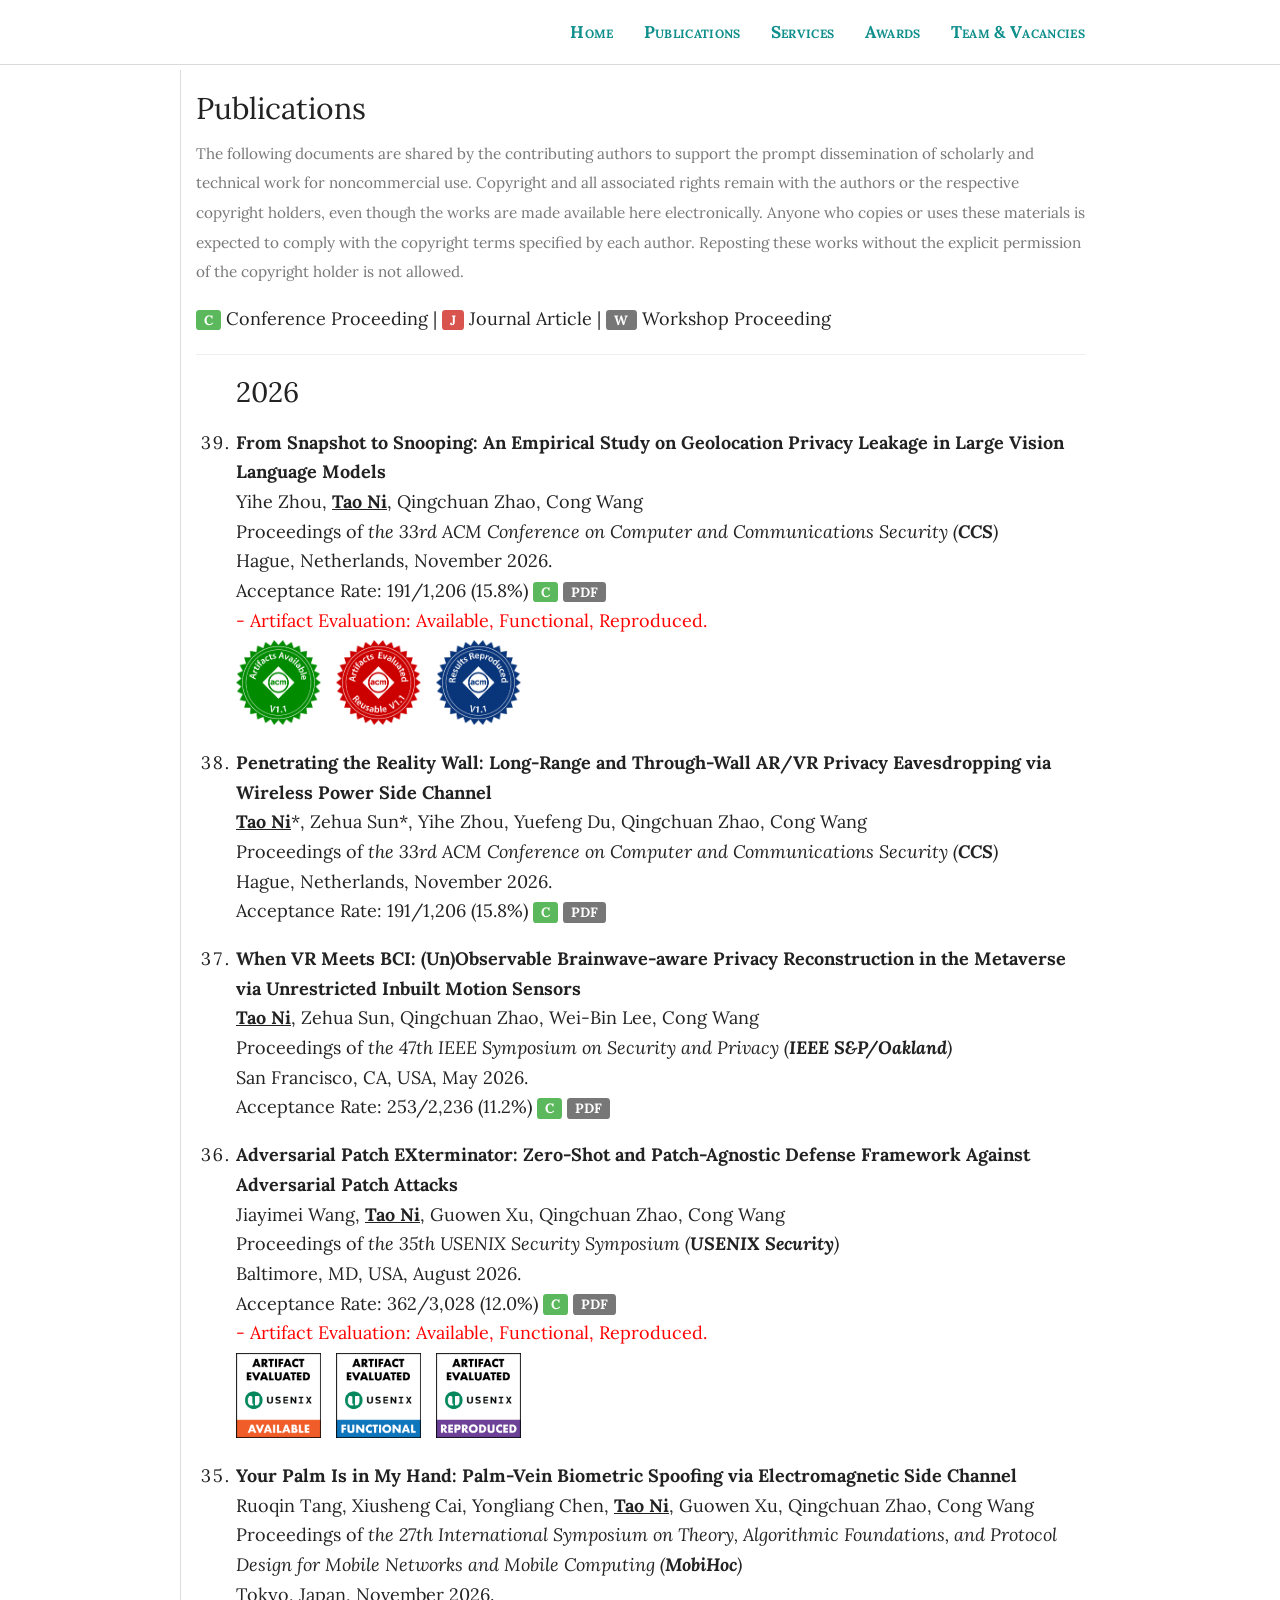
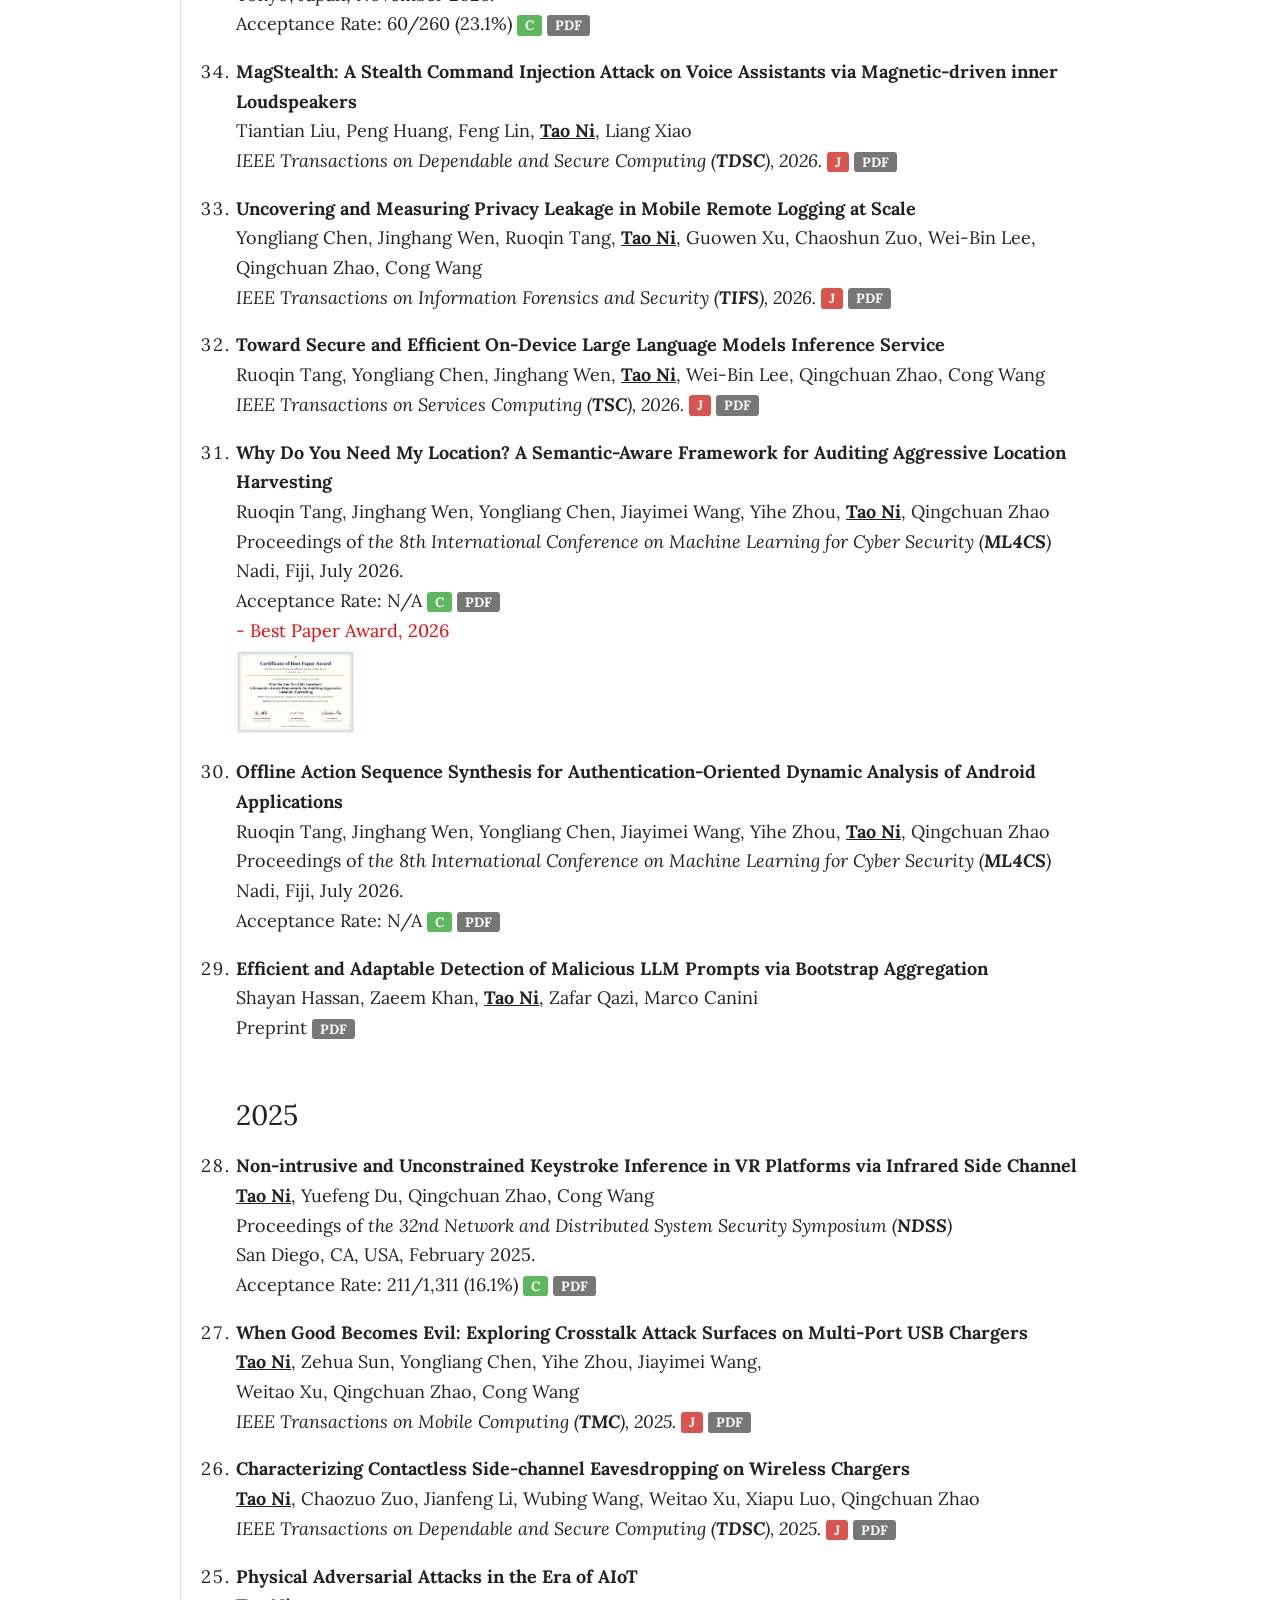
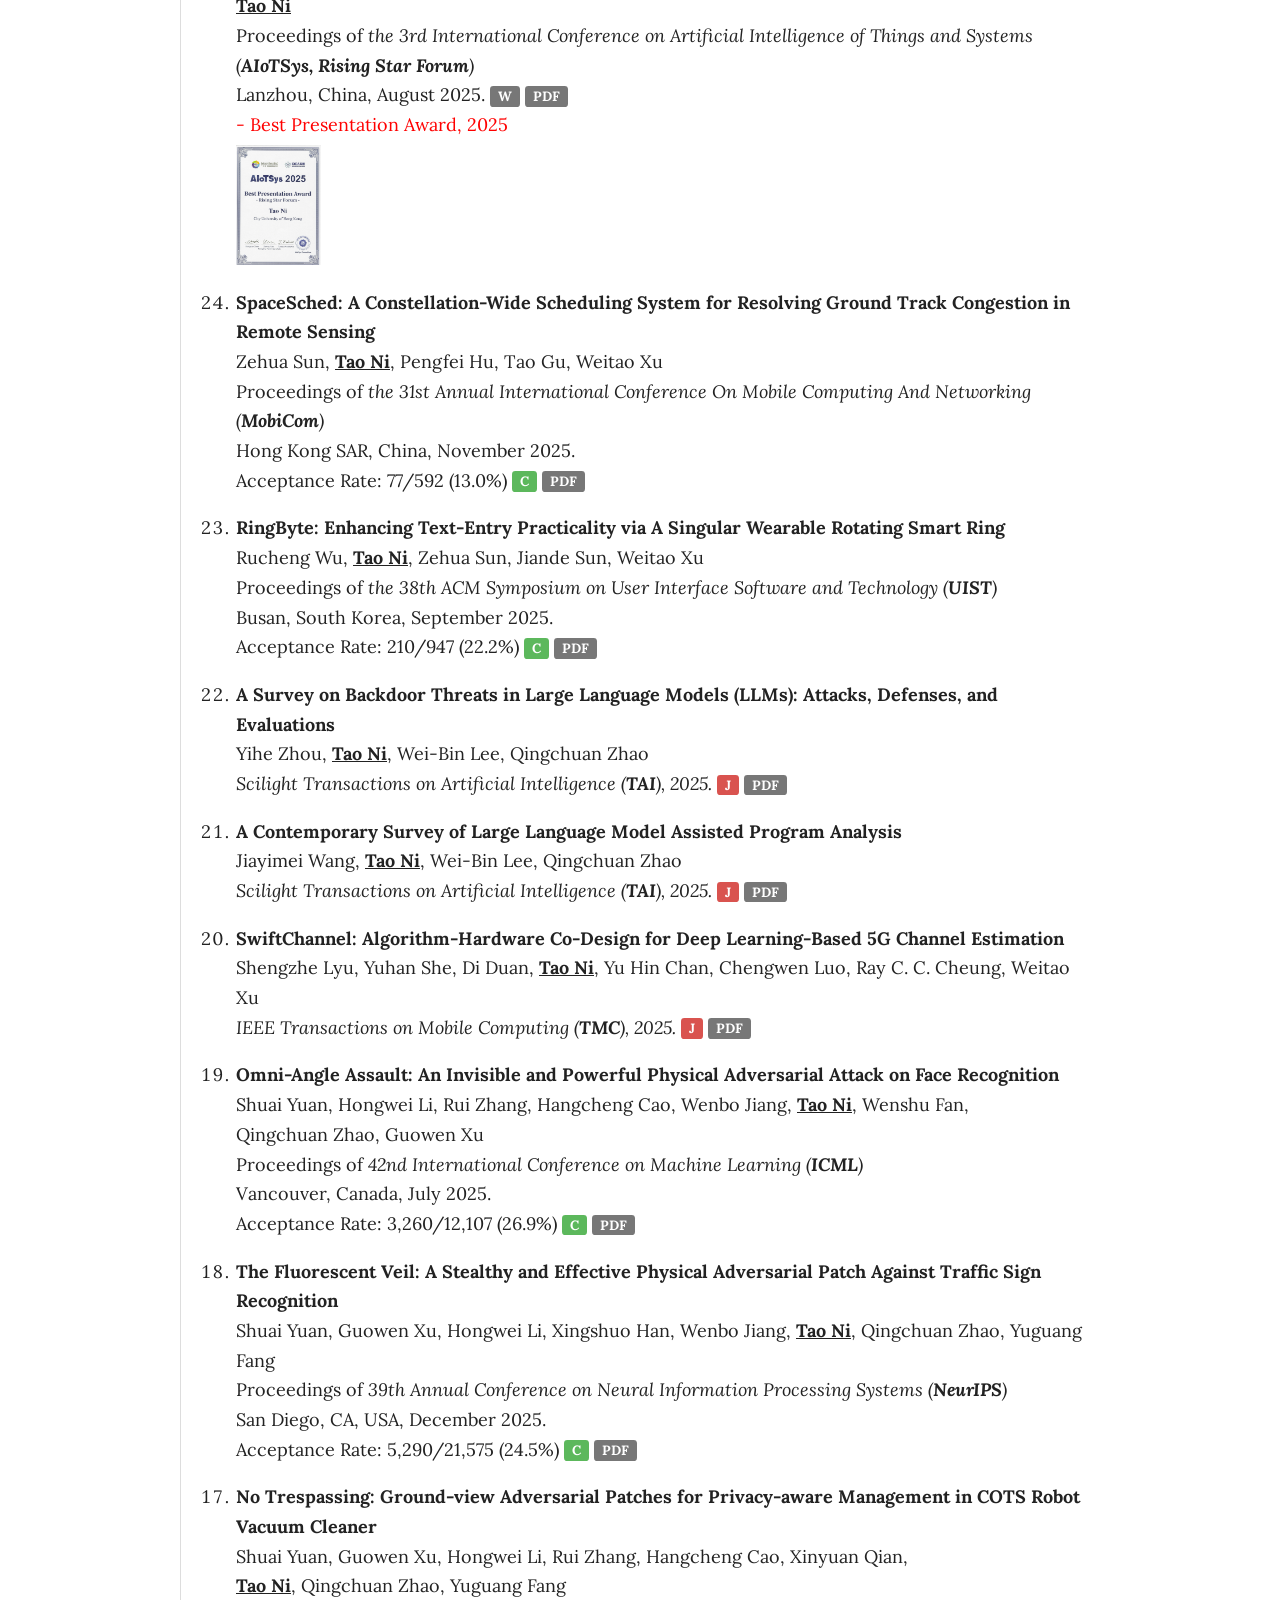
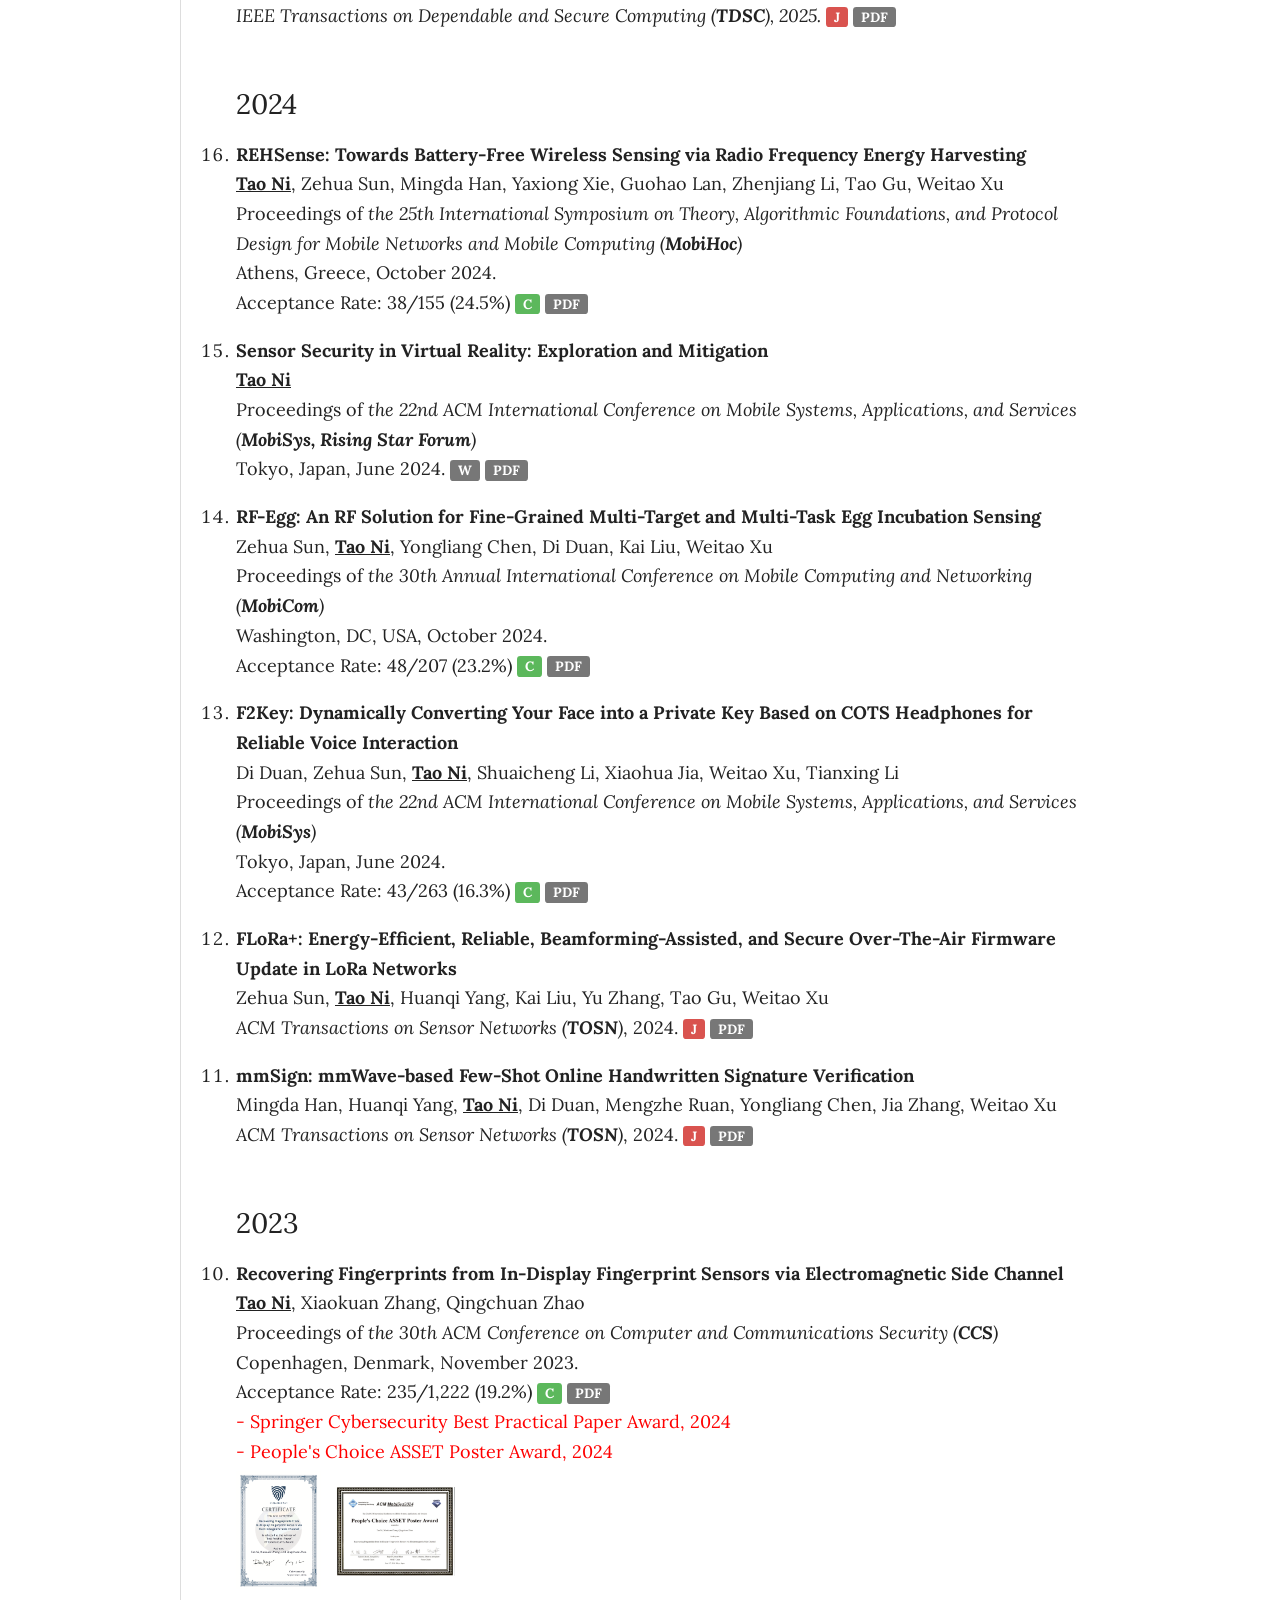
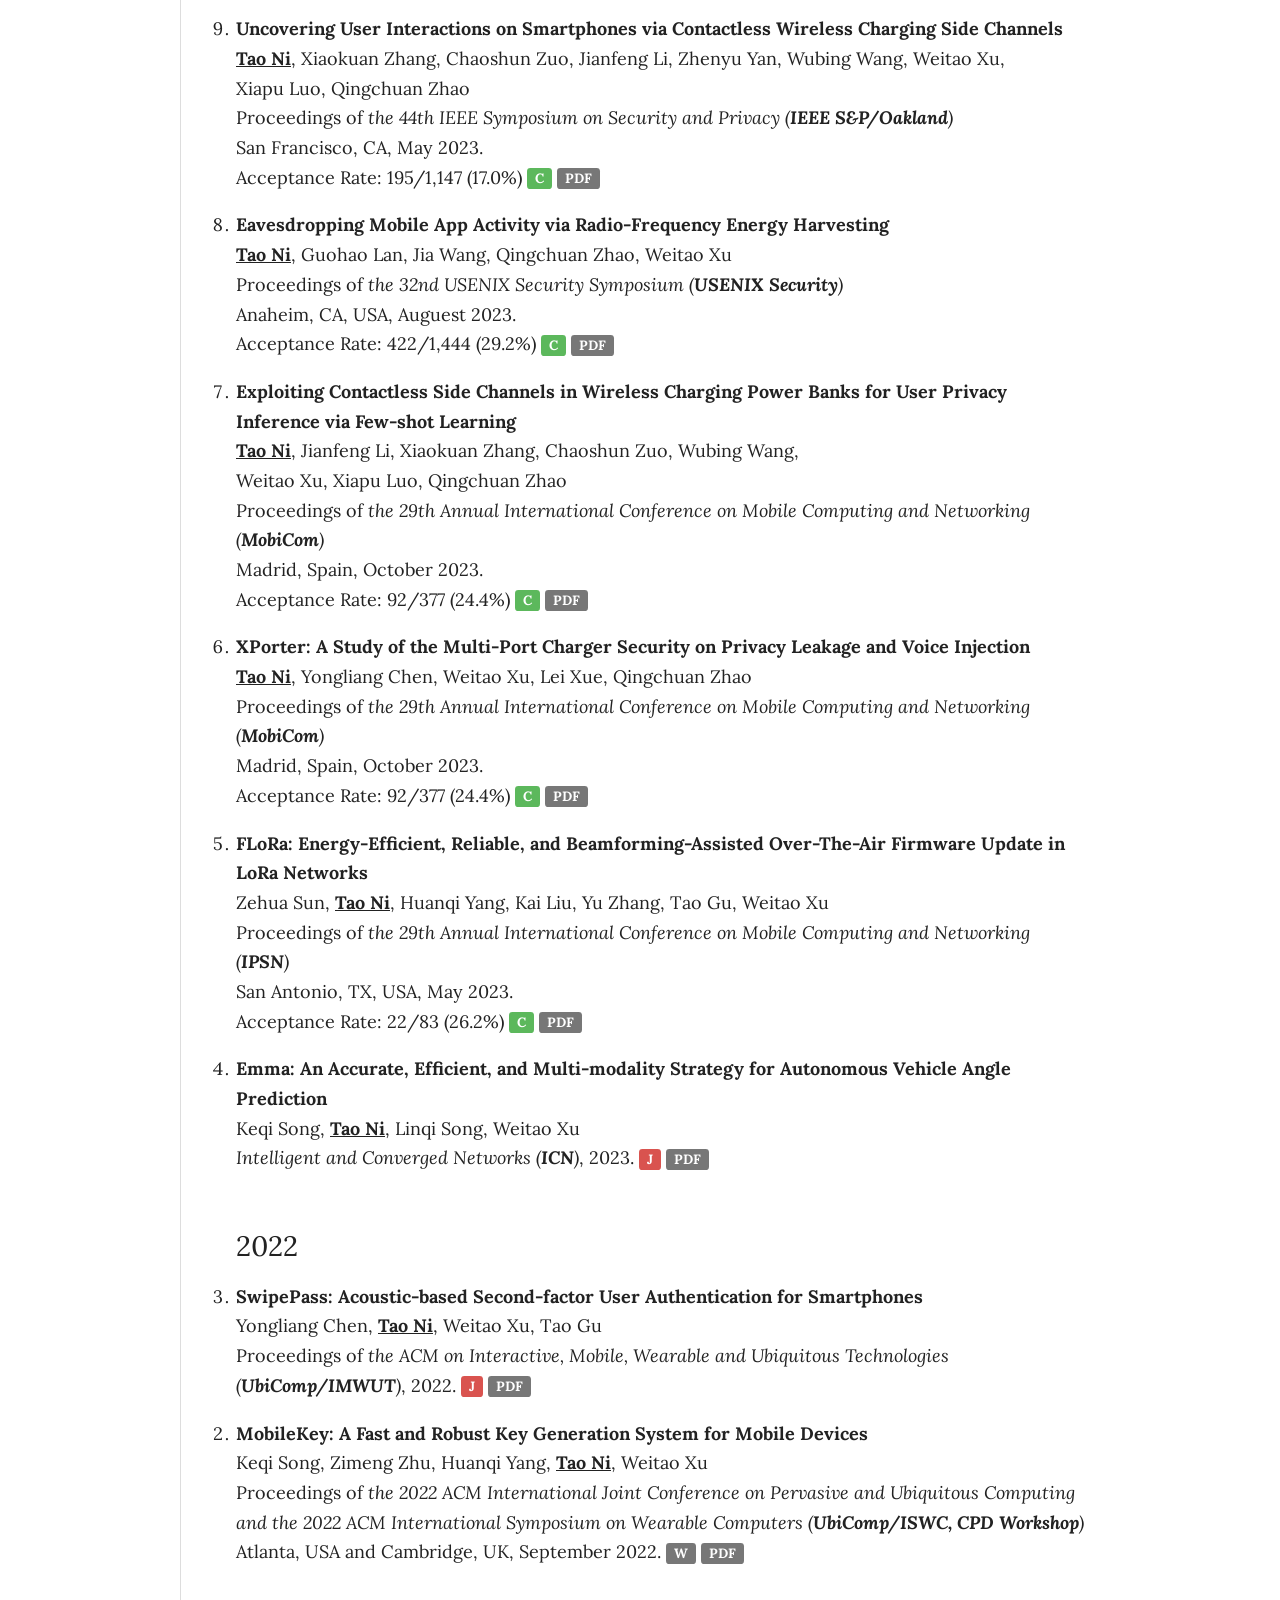
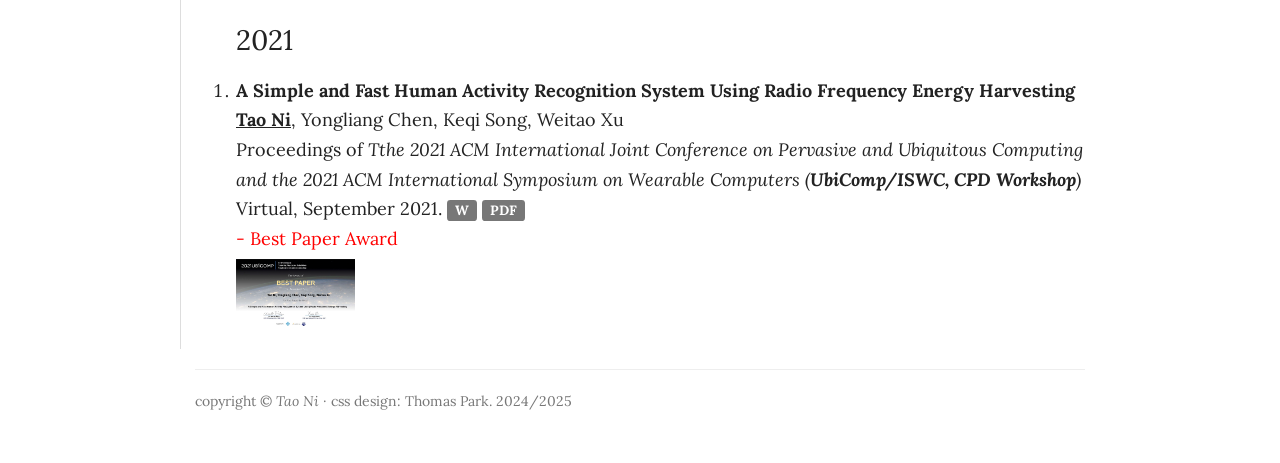
<file: publications.html>
<!DOCTYPE html>
<html lang="en"><head><meta http-equiv="Content-Type" content="text/html; charset=UTF-8">
    
    <meta http-equiv="X-UA-Compatible" content="IE=edge">
    <title>Tao Ni, Ph.D.</title>
    
    <meta name="viewport" content="width=device-width, initial-scale=1.0">
    <meta name="description" content="">
    <meta name="author" content="">
    <link rel="icon" type="image/png" href="./taoni_files/coai_logo.png">
    
    <link href="./taoni_files/bootstrap.css" rel="stylesheet" media="screen">
  <link href="https://fonts.googleapis.com/css2?family=Lora:ital,wght@0,400;0,700;1,400;1,700&display=swap" rel="stylesheet">
  <link href="./taoni_files/site.css" rel="stylesheet">
  <script src="./taoni_files/iconify-icon.min.js" defer></script>

 
</head><body>

  <div class="navbar navbar-default navbar-fixed-top">
  <div class="container">
    
  

  <!-- <a class="navbar-brand"><center><img width="auto" height="30" src="./taoni_files/kaust_logo_full.png"></center></a> -->


  <button class="navbar-toggle collapsed" type="button" data-toggle="collapse" data-target="#navbar-main" aria-expanded="false">
      <span class="icon-bar"></span>
        <span class="icon-bar"></span>
        <span class="icon-bar"></span>
    </button>

    <div class="navbar-collapse collapse" id="navbar-main">

      <ul class="nav navbar-nav navbar-right">

        <li><a href="./index.html">Home</a></li>
        <li><a href="./publications.html">Publications</a></li>
        <li><a href="./services.html">Services</a></li>
        <li><a href="./awards.html">Awards</a></li>
        <li><a href="./hiring.html">Team & Vacancies</a></li>
        <!-- <li><a href="./talks.html">Talks</a></li> -->
      </ul>
      
    </div>
  </div>
  </div>

<div class="container">

  <div class="bs-docs-section">
  <div class="row">
    

    <div class="col-xs-12  border-left">
        <div class="bs-component">

   <h2>Publications</h2>
   <p class="text-muted"><small>The following documents are shared by the contributing authors to support the prompt dissemination of scholarly and technical work for noncommercial use. Copyright and all associated rights remain with the authors or the respective copyright holders, even though the works are made available here electronically. Anyone who copies or uses these materials is expected to comply with the copyright terms specified by each author. Reposting these works without the explicit permission of the copyright holder is not allowed.</small><p>
   <p>
        <span class="label label-success">C</span> Conference Proceeding | 
        <span class="label label-danger">J</span> Journal Article | 
        <span class="label label-default">W</span> Workshop Proceeding
        </p>
  <hr />


        <ol reversed>
    <h3>2026</h3>
          <li>
          <p><strong>From Snapshot to Snooping: An Empirical Study on Geolocation Privacy Leakage in Large Vision Language Models</strong><br />
            Yihe Zhou, <strong><u>Tao Ni</u></strong>, Qingchuan Zhao, Cong Wang<br />
             Proceedings of <em>the 33rd ACM Conference on Computer and Communications Security (<strong>CCS</strong>)</em><br>
            Hague, Netherlands, November 2026.           
            <br /> Acceptance Rate: 191/1,206 (15.8%)
            <span class="label label-success">C</span>
            <a href="#" class="label label-default">PDF</a><br>
            <font color="red">- Artifact Evaluation: Available, Functional, Reproduced.</font><br>
            <img src="./taoni_files/acm_artifacts_available_v1_1.png" style="margin: 5px 0;" alt="Artifact Available" width="10%">&nbsp;&nbsp;
            <img src="./taoni_files/acm_artifacts_evaluated_reusable_v1_1.png" style="margin: 5px 0;" alt="Artifact Functional" width="10%">&nbsp;&nbsp;
            <img src="./taoni_files/acm_results_reproduced_v1_1.png" style="margin: 5px 0;" alt="Artifact Reproduced" width="10%">
          </p>
          </li>

          <li>
          <p><strong>Penetrating the Reality Wall: Long-Range and Through-Wall AR/VR Privacy Eavesdropping via Wireless Power Side Channel</strong><br />
            <strong><u>Tao Ni</u></strong>*, Zehua Sun*, Yihe Zhou, Yuefeng Du, Qingchuan Zhao, Cong Wang<br />
             Proceedings of <em>the 33rd ACM Conference on Computer and Communications Security (<strong>CCS</strong>)</em><br>
            Hague, Netherlands, November 2026.           
            <br /> Acceptance Rate: 191/1,206 (15.8%)
            <span class="label label-success">C</span>
            <a href="#" class="label label-default">PDF</a><br>
          </p>
          </li>

          <li>
          <p><strong>When VR Meets BCI: (Un)Observable Brainwave-aware Privacy Reconstruction in the Metaverse via Unrestricted Inbuilt Motion Sensors</strong><br />
            <strong><u>Tao Ni</u></strong>, Zehua Sun, Qingchuan Zhao, Wei-Bin Lee, Cong Wang<br />
             Proceedings of <em>the 47th IEEE Symposium on Security and Privacy (<strong>IEEE S&amp;P/Oakland</strong>)</em><br>
            San Francisco, CA, USA, May 2026.           
            <br /> Acceptance Rate: 253/2,236 (11.2%)
            <span class="label label-success">C</span>
            <a href="./taoni_files/paper/sp26_bravespy.pdf" class="label label-default">PDF</a><br>
          </p>
          </li>

          <li>
          <p><strong>Adversarial Patch EXterminator: Zero-Shot and Patch-Agnostic Defense Framework Against Adversarial Patch Attacks</strong><br />
            Jiayimei Wang, <strong><u>Tao Ni</u></strong>, Guowen Xu, Qingchuan Zhao, Cong Wang<br />
             Proceedings of <em>the 35th USENIX Security Symposium (<strong>USENIX Security</strong>)</em><br>
            Baltimore, MD, USA, August 2026.           
            <br /> Acceptance Rate: 362/3,028 (12.0%)
            <span class="label label-success">C</span>
            <a href="./taoni_files/paper/sec26_apex.pdf" class="label label-default">PDF</a><br>
            <font color="red">- Artifact Evaluation: Available, Functional, Reproduced.</font><br>
            <img src="./taoni_files/usenixbadges-available-v2.png" style="margin: 5px 0;" alt="Artifact Available" width="10%">&nbsp;&nbsp;
            <img src="./taoni_files/usenixbadges-functional-v2.png" style="margin: 5px 0;" alt="Artifact Functional" width="10%">&nbsp;&nbsp;
            <img src="./taoni_files/usenixbadges-reproduced-v2.png" style="margin: 5px 0;" alt="Artifact Reproduced" width="10%">
          </p>
          </li>

          <li>
          <p><strong>Your Palm Is in My Hand: Palm-Vein Biometric Spoofing via Electromagnetic Side Channel</strong><br />
            Ruoqin Tang, Xiusheng Cai, Yongliang Chen, <strong><u>Tao Ni</u></strong>, Guowen Xu, Qingchuan Zhao, Cong Wang<br />
             Proceedings of <em>the 27th International Symposium on Theory, Algorithmic Foundations, and Protocol Design for Mobile Networks and Mobile Computing (<strong>MobiHoc</strong>)</em><br>
            Tokyo, Japan, November 2026.           
            <br /> Acceptance Rate: 60/260 (23.1%)
            <span class="label label-success">C</span>
            <a href="./taoni_files/paper/mobihoc26_pvspy.pdf" class="label label-default">PDF</a><br>
          </p>
          </li>

          <li>
          <p><strong>MagStealth: A Stealth Command Injection Attack on Voice Assistants via Magnetic-driven inner Loudspeakers</strong><br />
            Tiantian Liu, Peng Huang, Feng Lin, <strong><u>Tao Ni</u></strong>, Liang Xiao<br />
             <em>IEEE Transactions on Dependable and Secure Computing (<strong>TDSC</strong>), 2026.</em>
             <span class="label label-danger">J</span>
            <a href="./taoni_files/paper/tdsc26_magstealth.pdf" class="label label-default">PDF</a> 
          </p>
          </li>

          <li>
          <p><strong>Uncovering and Measuring Privacy Leakage in Mobile Remote Logging at Scale</strong><br />
            Yongliang Chen, Jinghang Wen, Ruoqin Tang, <strong><u>Tao Ni</u></strong>, Guowen Xu, Chaoshun Zuo, Wei-Bin Lee, Qingchuan Zhao, Cong Wang<br />
             <em>IEEE Transactions on Information Forensics and Security (<strong>TIFS</strong>), 2026.</em>
             <span class="label label-danger">J</span>
            <a href="#" class="label label-default">PDF</a> 
          </p>
          </li>

          <li>
          <p><strong>Toward Secure and Efficient On-Device Large Language Models Inference Service</strong><br />
            Ruoqin Tang, Yongliang Chen, Jinghang Wen, <strong><u>Tao Ni</u></strong>, Wei-Bin Lee, Qingchuan Zhao, Cong Wang<br />
             <em>IEEE Transactions on Services Computing (<strong>TSC</strong>), 2026.</em>
             <span class="label label-danger">J</span>
            <a href="#" class="label label-default">PDF</a> 
          </p>
          </li>

          <li>
          <p><strong>Why Do You Need My Location? A Semantic-Aware Framework for Auditing Aggressive Location Harvesting</strong><br />
            Ruoqin Tang, Jinghang Wen, Yongliang Chen, Jiayimei Wang, Yihe Zhou, <strong><u>Tao Ni</u></strong>, Qingchuan Zhao<br />
             Proceedings of <em>the 8th International Conference on Machine Learning for Cyber Security (<strong>ML4CS</strong>)</em><br>
            Nadi, Fiji, July 2026.           
            <br /> Acceptance Rate: N/A
            <span class="label label-success">C</span>
            <a href="#" class="label label-default">PDF</a><br>
            <font color="red">- Best Paper Award, 2026</font><br>
            <img src="./taoni_files/ml4cs_bpa.png" style="margin: 5px 0;" alt="ML4CS Best Paper Award" width="14%">
          </p>
          </li>

          <li>
          <p><strong>Offline Action Sequence Synthesis for Authentication-Oriented Dynamic Analysis of Android Applications</strong><br />
            Ruoqin Tang, Jinghang Wen, Yongliang Chen, Jiayimei Wang, Yihe Zhou, <strong><u>Tao Ni</u></strong>, Qingchuan Zhao<br />
             Proceedings of <em>the 8th International Conference on Machine Learning for Cyber Security (<strong>ML4CS</strong>)</em><br>
            Nadi, Fiji, July 2026.           
            <br /> Acceptance Rate: N/A
            <span class="label label-success">C</span>
            <a href="#" class="label label-default">PDF</a><br>
          </p>
          </li>

          <li>
          <p><strong>Efficient and Adaptable Detection of Malicious LLM Prompts via Bootstrap Aggregation</strong><br />
            Shayan Hassan, Zaeem Khan, <strong><u>Tao Ni</u></strong>, Zafar Qazi, Marco Canini<br />
            Preprint
             <!-- Proceedings of <em>the 47th IEEE Symposium on Security and Privacy (<strong>IEEE S&amp;P/Oakland</strong>)</em><br> -->
            <!-- San Francisco, CA, USA, May 2026.            -->
            <!-- <br /> Acceptance Rate: 135/1070 (12.6%) -->
            <!-- <span class="label label-success">C</span> -->
            <a href="https://arxiv.org/abs/2602.08062" class="label label-default">PDF</a><br>
          </p>
          </li>

          <!-- <li>
          <p><strong>Why Do You Need My Location? A Semantic-Aware Framework for Auditing Aggressive Location Harvesting</strong><br />
            Ruoqin Tang, Jinghang Wen, Yongliang Chen, Jiayimei Wang, Yihe Zhou, <strong><u>Tao Ni</u></strong>, Qingchuan Zhao<br />
             Proceedings of <em>the 8th International Conference on Machine Learning for Cyber Security (<strong>ML4CS</strong>)</em><br>
            Nadi, Fiji, July 2026.           
            <br /> Acceptance Rate: N/A
            <span class="label label-success">C</span>
            <a href="#" class="label label-default">PDF</a><br>
          </p>
          </li>

          <li>
          <p><strong>Offline Action Sequence Synthesis for Authentication-Oriented Dynamic Analysis of Android Applications</strong><br />
            Ruoqin Tang, Jinghang Wen, Yongliang Chen, Jiayimei Wang, Yihe Zhou, <strong><u>Tao Ni</u></strong>, Qingchuan Zhao<br />
             Proceedings of <em>the 8th International Conference on Machine Learning for Cyber Security (<strong>ML4CS</strong>)</em><br>
            Nadi, Fiji, July 2026.           
            <br /> Acceptance Rate: N/A
            <span class="label label-success">C</span>
            <a href="#" class="label label-default">PDF</a><br>
          </p>
          </li> -->

          <!-- <li>
          <p><strong>SwiftChannel: Algorithm-Hardware Co-Design for Deep Learning-Based 5G Channel Estimation</strong><br />
            Shengzhe Lyu, Yuhan She, Di Duan, <strong><u>Tao Ni</u></strong>, Yu Hin Chan, Chengwen Luo, Ray C. C. Cheung, Weitao Xu<br />
             <em>IEEE Transactions on Mobile Computing (<strong>TMC</strong>), 2026.</em>
             <span class="label label-danger">J</span>
            <a href="#" class="btn btn-primary btn-xs">PDF</a> 
          </p>
          </li> -->

    <br />
    <h3>2025</h3>

          <li>
          <p><strong>Non-intrusive and Unconstrained Keystroke Inference in VR Platforms via Infrared Side Channel</strong><br />
            <strong><u>Tao Ni</u></strong>, Yuefeng Du, Qingchuan Zhao, Cong Wang<br />
             Proceedings of <em>the 32nd Network and Distributed System Security Symposium (<strong>NDSS</strong>)</em><br>
            San Diego, CA, USA, February 2025.           
            <br /> Acceptance Rate: 211/1,311 (16.1%)
            <span class="label label-success">C</span>
            <a href="./taoni_files/paper/ndss25_vreckey.pdf" class="label label-default">PDF</a> 
          </p>
          </li>

          <li>
          <p><strong>When Good Becomes Evil: Exploring Crosstalk Attack Surfaces on Multi-Port USB Chargers</strong><br />
            <strong><u>Tao Ni</u></strong>, Zehua Sun, Yongliang Chen, Yihe Zhou, Jiayimei Wang, <br /> Weitao Xu, Qingchuan Zhao, Cong Wang<br />
             <em>IEEE Transactions on Mobile Computing (<strong>TMC</strong>), 2025.</em>
             <span class="label label-danger">J</span>
            <a href="./taoni_files/paper/tmc25_xportheft.pdf" class="label label-default">PDF</a> 
          </p>
          </li>

          <li>
          <p><strong>Characterizing Contactless Side-channel Eavesdropping on Wireless Chargers</strong><br />
            <strong><u>Tao Ni</u></strong>, Chaozuo Zuo, Jianfeng Li, Wubing Wang, Weitao Xu, Xiapu Luo, Qingchuan Zhao<br />
             <em>IEEE Transactions on Dependable and Secure Computing (<strong>TDSC</strong>), 2025.</em>
             <span class="label label-danger">J</span>
            <a href="./taoni_files/paper/tdsc25_wisers.pdf" class="label label-default">PDF</a> 
          </p>
          </li>

          <li>
          <p><strong>Physical Adversarial Attacks in the Era of AIoT</strong><br />
            <strong><u>Tao Ni</u></strong><br />

          Proceedings of <em>the 3rd International Conference on Artificial Intelligence of Things and Systems (<strong>AIoTSys, Rising Star Forum</strong>)</em><br />
                        Lanzhou, China, August 2025.           
            <span class="label label-default">W</span>
             <a href="./taoni_files/paper/aiotsys25rs_physical.pdf" class="label label-default">PDF</a><br />
             <font color="red">- Best Presentation Award, 2025</font><br>
             <img src="./taoni_files/award_aiotsys.png" style="margin: 5px 0;" alt="AIoTSys Rising Star Best Presentation Award" width="10%">
          </p>
          </li>

          <li>
          <p><strong>SpaceSched: A Constellation-Wide Scheduling System for Resolving Ground Track Congestion in Remote Sensing</strong><br />
            Zehua Sun, <strong><u>Tao Ni</u></strong>, Pengfei Hu, Tao Gu, Weitao Xu<br />
             Proceedings of <em>the 31st Annual International Conference On Mobile Computing And Networking (<strong>MobiCom</strong>)</em><br>
            Hong Kong SAR, China, November 2025.           
            <br /> Acceptance Rate: 77/592 (13.0%)
            <span class="label label-success">C</span>
            <a href="./taoni_files/paper/mobicom25_spacesched.pdf" class="label label-default">PDF</a> 
          </p>
          </li>

          <li>
          <p><strong>RingByte: Enhancing Text-Entry Practicality via A Singular Wearable Rotating Smart Ring</strong><br />
            Rucheng Wu, <strong><u>Tao Ni</u></strong>, Zehua Sun, Jiande Sun, Weitao Xu<br />
             Proceedings of <em>the 38th ACM Symposium on User Interface Software and Technology (<strong>UIST</strong>)</em><br>
            Busan, South Korea, September 2025.           
            <br /> Acceptance Rate: 210/947 (22.2%)
            <span class="label label-success">C</span>
            <a href="./taoni_files/paper/uist25_ringbyte.pdf" class="label label-default">PDF</a> 
          </p>
          </li>

          <li>
          <p><strong>A Survey on Backdoor Threats in Large Language Models (LLMs): Attacks, Defenses, and Evaluations</strong><br />
            Yihe Zhou, <strong><u>Tao Ni</u></strong>, Wei-Bin Lee, Qingchuan Zhao<br />
             <em>Scilight Transactions on Artificial Intelligence (<strong>TAI</strong>), 2025.</em>
             <span class="label label-danger">J</span>
            <a href="./taoni_files/paper/survey_llmbackdoor.pdf" class="label label-default">PDF</a> 
          </p>
          </li>

          <li>
          <p><strong>A Contemporary Survey of Large Language Model Assisted Program Analysis</strong><br />
            Jiayimei Wang, <strong><u>Tao Ni</u></strong>, Wei-Bin Lee, Qingchuan Zhao<br />
             <em>Scilight Transactions on Artificial Intelligence (<strong>TAI</strong>), 2025.</em>
             <span class="label label-danger">J</span>
            <a href="./taoni_files/paper/survey_llmpa.pdf" class="label label-default">PDF</a> 
          </p>
          </li>

          <li>
          <p><strong>SwiftChannel: Algorithm-Hardware Co-Design for Deep Learning-Based 5G Channel Estimation</strong><br />
            Shengzhe Lyu, Yuhan She, Di Duan, <strong><u>Tao Ni</u></strong>, Yu Hin Chan, Chengwen Luo, Ray C. C. Cheung, Weitao Xu<br />
             <em>IEEE Transactions on Mobile Computing (<strong>TMC</strong>), 2025.</em>
             <span class="label label-danger">J</span>
            <a href="#" class="label label-default">PDF</a> 
          </p>
          </li>

          <li>
          <p><strong>Omni-Angle Assault: An Invisible and Powerful Physical Adversarial Attack on Face Recognition</strong><br />
            Shuai Yuan, Hongwei Li, Rui Zhang, Hangcheng Cao, Wenbo Jiang, <strong><u>Tao Ni</u></strong>, Wenshu Fan, <br /> Qingchuan Zhao, Guowen Xu<br />
             Proceedings of <em>42nd International Conference on Machine Learning (<strong>ICML</strong>)</em><br />
             Vancouver, Canada, July 2025.
             <br /> Acceptance Rate: 3,260/12,107 (26.9%)
             <span class="label label-success">C</span>
            <a href="./taoni_files/paper/icml25_uvhat.pdf" class="label label-default">PDF</a> 
          </p>
          </li>

          <li>
          <p><strong>The Fluorescent Veil: A Stealthy and Effective Physical Adversarial Patch Against Traffic Sign Recognition</strong><br />
            Shuai Yuan, Guowen Xu, Hongwei Li, Xingshuo Han, Wenbo Jiang, <strong><u>Tao Ni</u></strong>, Qingchuan Zhao, Yuguang Fang<br />
             Proceedings of <em>39th Annual Conference on Neural Information Processing Systems (<strong>NeurIPS</strong>)</em><br />
             San Diego, CA, USA, December 2025.
             <br /> Acceptance Rate: 5,290/21,575 (24.5%)
             <span class="label label-success">C</span>
            <a href="./taoni_files/paper/nips25_fluorecent.pdf" class="label label-default">PDF</a> 
          </p>
          </li>

          <li>
          <p><strong>No Trespassing: Ground-view Adversarial Patches for Privacy-aware Management in COTS Robot Vacuum Cleaner</strong><br />
            Shuai Yuan, Guowen Xu, Hongwei Li, Rui Zhang, Hangcheng Cao, Xinyuan Qian, <br /> <strong><u>Tao Ni</u></strong>, Qingchuan Zhao, Yuguang Fang<br />
             <em>IEEE Transactions on Dependable and Secure Computing (<strong>TDSC</strong>), 2025.</em>
             <span class="label label-danger">J</span>
            <a href="./taoni_files/paper/tdsc25_vacuumcleaner.pdf" class="label label-default">PDF</a> 
          </p>
          </li>

    <br />
    <h3>2024</h3>
          <li>
          <p><strong>REHSense: Towards Battery-Free Wireless Sensing via Radio Frequency Energy Harvesting</strong><br />
            <strong><u>Tao Ni</u></strong>, Zehua Sun, Mingda Han, Yaxiong Xie, Guohao Lan, Zhenjiang Li, Tao Gu, Weitao Xu <br />

          Proceedings of <em>the 25th International Symposium on Theory, Algorithmic Foundations, and Protocol Design for Mobile Networks and Mobile Computing (<strong>MobiHoc</strong>)</em><br />
            Athens, Greece, October 2024.           
            <br /> Acceptance Rate: 38/155 (24.5%)
            <span class="label label-success">C</span>
             <a href="./taoni_files/paper/mobihoc24_rehsense.pdf" class="label label-default">PDF</a> 
          </p>
          </li>

          <li>
          <p><strong>Sensor Security in Virtual Reality: Exploration and Mitigation</strong><br />
            <strong><u>Tao Ni</u></strong><br />

          Proceedings of <em>the 22nd ACM International Conference on Mobile Systems, Applications, and Services (<strong>MobiSys, Rising Star Forum</strong>)</em><br />
                        Tokyo, Japan, June 2024.           
            <span class="label label-default">W</span>
             <a href="./taoni_files/paper/mobisys24rs_sensorsecvr.pdf" class="label label-default">PDF</a> 
          </p>
          </li>


          <li>
          <p><strong>RF-Egg: An RF Solution for Fine-Grained Multi-Target and Multi-Task Egg Incubation Sensing</strong><br />
             
            Zehua Sun, <strong><u>Tao Ni</u></strong>, Yongliang Chen, Di Duan, Kai Liu, Weitao Xu <br />
            Proceedings of <em>the 30th Annual International Conference on Mobile Computing and Networking (<strong>MobiCom</strong>) </em> <br />Washington, DC, USA, October 2024.<br />
            Acceptance Rate: 48/207 (23.2%)
            <span class="label label-success">C</span>
            <a href="./taoni_files/paper/mobicom24_egg.pdf" class="label label-default">PDF</a> 
          </p>
          </li>


          <li>
          <p><strong>F2Key: Dynamically Converting Your Face into a Private Key Based on COTS Headphones for Reliable Voice Interaction</strong><br />
           Di Duan, Zehua Sun, <strong><u>Tao Ni</u></strong>, Shuaicheng Li, Xiaohua Jia, Weitao Xu, Tianxing Li<br />
            Proceedings of <em> the 22nd ACM International Conference on Mobile Systems, Applications, and Services (<strong>MobiSys</strong>)</em><br />
                        Tokyo, Japan, June 2024. <br />
                        Acceptance Rate: 43/263 (16.3%)
                        <span class="label label-success">C</span>
      <a href="./taoni_files/paper/mobisys24_f2key.pdf" class="label label-default">PDF</a> 
      </p>
          </li>

          <li>
          <p><strong>FLoRa+: Energy-Efficient, Reliable, Beamforming-Assisted, and Secure Over-The-Air Firmware Update in LoRa Networks</strong><br />
             Zehua Sun, <strong><u>Tao Ni</u></strong>, Huanqi Yang, Kai Liu, Yu Zhang, Tao Gu, Weitao Xu <br />

            <em>ACM Transactions on Sensor Networks (<strong>TOSN</strong>)</em>, 2024.
            <span class="label label-danger">J</span>
            <a href="./taoni_files/paper/tosn24_floraplus.pdf" class="label label-default">PDF</a> 
          </p>
          </li>

          <li>
          <p><strong>mmSign: mmWave-based Few-Shot Online Handwritten Signature Verification</strong><br />
             Mingda Han, Huanqi Yang, <strong><u>Tao Ni</u></strong>, Di Duan, Mengzhe Ruan, Yongliang Chen, Jia Zhang, Weitao Xu <br />

            <em>ACM Transactions on Sensor Networks (<strong>TOSN</strong>)</em>, 2024.
            <span class="label label-danger">J</span>
            <a href="./taoni_files/paper/tosn23_mmsign.pdf" class="label label-default">PDF</a> 
          </p>
          </li>

    <br />
    <h3>2023</h3>

        <li>
          <p><strong>Recovering Fingerprints from In-Display Fingerprint Sensors via Electromagnetic Side Channel</strong><br>
             <strong><u>Tao Ni</u></strong>, Xiaokuan Zhang, Qingchuan Zhao<br>

            Proceedings of <em>the 30th ACM Conference on Computer and Communications Security (<strong>CCS</strong>)</em><br>
            Copenhagen, Denmark, November 2023.
            <br> Acceptance Rate: 235/1,222 (19.2%)
            <span class="label label-success">C</span>        
            <a href="./taoni_files/paper/ccs23_fplogger.pdf" class="label label-default">PDF</a><br />
            <font color="red">- Springer Cybersecurity Best Practical Paper Award, 2024</font><br />
            <font color="red">- People's Choice ASSET Poster Award, 2024</font><br>
            <img src="./taoni_files/award_cyber_prac.png" style="margin: 5px 0;" alt="Springer Cybersecurity Best Practical Paper Award" width="10%">&nbsp;&nbsp;
            <img src="./taoni_files/award_asset.png" style="margin: 5px 0;" alt="People's Choice ASSET Poster Award" width="14%">
          </p>
          </li>

          <li>
          <p><strong>Uncovering User Interactions on Smartphones via Contactless Wireless Charging Side Channels</strong><br>
           <strong><u>Tao Ni</u></strong>, Xiaokuan Zhang, Chaoshun Zuo, Jianfeng Li, Zhenyu Yan, Wubing Wang, Weitao Xu, <br /> Xiapu Luo, Qingchuan Zhao<br>
            Proceedings of <em> the 44th IEEE Symposium on Security and Privacy (<strong>IEEE S&amp;P/Oakland</strong>)</em><br>
      San Francisco, CA, May 2023.
      <br> Acceptance Rate: 195/1,147 (17.0%)
      <span class="label label-success">C</span>
      <a href="./taoni_files/paper/sp23_wireless_charging.pdf" class="label label-default">PDF</a> 
      </p>
          </li>

          <li>
          <p><strong>Eavesdropping Mobile App Activity via Radio-Frequency Energy Harvesting</strong><br>
            <strong><u>Tao Ni</u></strong>, Guohao Lan, Jia Wang, Qingchuan Zhao, Weitao Xu<br>
            Proceedings of <em>the 32nd USENIX Security Symposium (<strong>USENIX Security</strong>)</em><br>
            Anaheim, CA, USA, Auguest 2023.          
            <br> Acceptance Rate: 422/1,444 (29.2%)
            <span class="label label-success">C</span>
            <a href="./taoni_files/paper/sec23_energy_harvesting.pdf" class="label label-default">PDF</a> 
            </p>
          </li>

          <li>
          <p><strong>Exploiting Contactless Side Channels in Wireless Charging Power Banks for User Privacy Inference via Few-shot Learning</strong><br>
            <strong><u>Tao Ni</u></strong>, Jianfeng Li, Xiaokuan Zhang, Chaoshun Zuo, Wubing Wang, <br /> Weitao Xu, Xiapu Luo, Qingchuan Zhao<br>
            Proceedings of <em>the 29th Annual International Conference on Mobile Computing and Networking (<strong>MobiCom</strong>)</em><br>
            Madrid, Spain, October 2023.            
            <br> Acceptance Rate: 92/377 (24.4%)
            <span class="label label-success">C</span>
            <a href="./taoni_files/paper/mobicom23_banksnoop.pdf" class="label label-default">PDF</a> 
            </p>
          </li>

          <li>
          <p><strong>XPorter: A Study of the Multi-Port Charger Security on Privacy Leakage and Voice Injection</strong><br>
            <strong><u>Tao Ni</u></strong>, Yongliang Chen, Weitao Xu, Lei Xue, Qingchuan Zhao<br>
            Proceedings of <em>the 29th Annual International Conference on Mobile Computing and Networking (<strong>MobiCom</strong>)</em><br>
            Madrid, Spain, October 2023.            
            <br> Acceptance Rate: 92/377 (24.4%)
            <span class="label label-success">C</span>
            <a href="./taoni_files/paper/mobicom23_xporter.pdf" class="label label-default">PDF</a> 
            </p>
          </li>

          <li>
          <p><strong>FLoRa: Energy-Efficient, Reliable, and Beamforming-Assisted Over-The-Air Firmware Update in LoRa Networks</strong><br>
            Zehua Sun, <strong><u>Tao Ni</u></strong>, Huanqi Yang, Kai Liu, Yu Zhang, Tao Gu, Weitao Xu<br>
            Proceedings of <em>the 29th Annual International Conference on Mobile Computing and Networking (<strong>IPSN</strong>)</em><br>
            San Antonio, TX, USA, May 2023.            
            <br> Acceptance Rate: 22/83 (26.2%)
            <span class="label label-success">C</span>
            <a href="./taoni_files/paper/ipsn23_flora.pdf" class="label label-default">PDF</a> 
            </p>
          </li>

          <li>
          <p><strong>Emma: An Accurate, Efficient, and Multi-modality Strategy for Autonomous Vehicle Angle Prediction</strong><br />
             Keqi Song, <strong><u>Tao Ni</u></strong>, Linqi Song, Weitao Xu <br />

            <em>Intelligent and Converged Networks (<strong>ICN</strong>)</em>, 2023.
            <span class="label label-danger">J</span>
            <a href="./taoni_files/paper/icn23_emma.pdf" class="label label-default">PDF</a> 
          </p>
          </li>


    <br />
    <h3>2022</h3>         
          <li>
          <p><strong>SwipePass: Acoustic-based Second-factor User Authentication for Smartphones</strong><br />
           Yongliang Chen, <strong><u>Tao Ni</u></strong>, Weitao Xu, Tao Gu<br />
            Proceedings of <em> the ACM on Interactive, Mobile, Wearable and Ubiquitous Technologies (<strong>UbiComp/IMWUT</strong>)</em>, 2022.
            <span class="label label-danger">J</span>
			<a href="./taoni_files/paper/ubicomp22_swipepass.pdf" class="label label-default">PDF</a> 
			</p>
          </li>

          <li>
          <p><strong>MobileKey: A Fast and Robust Key Generation System for Mobile Devices</strong><br />
            Keqi Song, Zimeng Zhu, Huanqi Yang, <strong><u>Tao Ni</u></strong>, Weitao Xu<br />
            Proceedings of <em>the 2022 ACM International Joint Conference on Pervasive and Ubiquitous Computing and the 2022 ACM International Symposium on Wearable Computers (<strong>UbiComp/ISWC, CPD Workshop</strong>)</em><br />
            Atlanta, USA and Cambridge, UK, September 2022.
            <span class="label label-default">W</span>     
            <a href="./taoni_files/paper/ubicomp22cpd_mobilekey.pdf" class="label label-default">PDF</a> 
            </p>
          </li>


    <br />
    <h3>2021</h3> 
          <li>
          <p><strong>A Simple and Fast Human Activity Recognition System Using Radio Frequency Energy Harvesting</strong><br />
            <strong><u>Tao Ni</u></strong>, Yongliang Chen, Keqi Song, Weitao Xu<br />
            Proceedings of <em>Tthe 2021 ACM International Joint Conference on Pervasive and Ubiquitous Computing and the 2021 ACM International Symposium on Wearable Computers (<strong>UbiComp/ISWC, CPD Workshop</strong>)</em><br />
            Virtual, September 2021.
            <span class="label label-default">W</span>
            <a href="./taoni_files/paper/ubicomp21cpd_har.pdf" class="label label-default">PDF</a> <br />
            <font color="red">- Best Paper Award</font><br>
            <img src="./taoni_files/award_ubicomp_cpd.png" style="margin: 5px 0;" alt="UbiComp Best Paper Award" width="14%">
            </p>
          </li>
        </ul>
     </div>
     </div>
     </div>

<hr />
<footer>
  <div class="row">
    <div class="col-lg-12">
      <p class="text-muted">copyright © <em>Tao Ni</em> · css design: Thomas Park. 2024/2025</p>
    </div>
    </div>
</footer>
</div>

</div><!--container-->
<script src="./taoni_files/jquery-1.10.2.min.js"></script>
<script src="./taoni_files/bootstrap.min.js"></script>
</body></html>
</file>
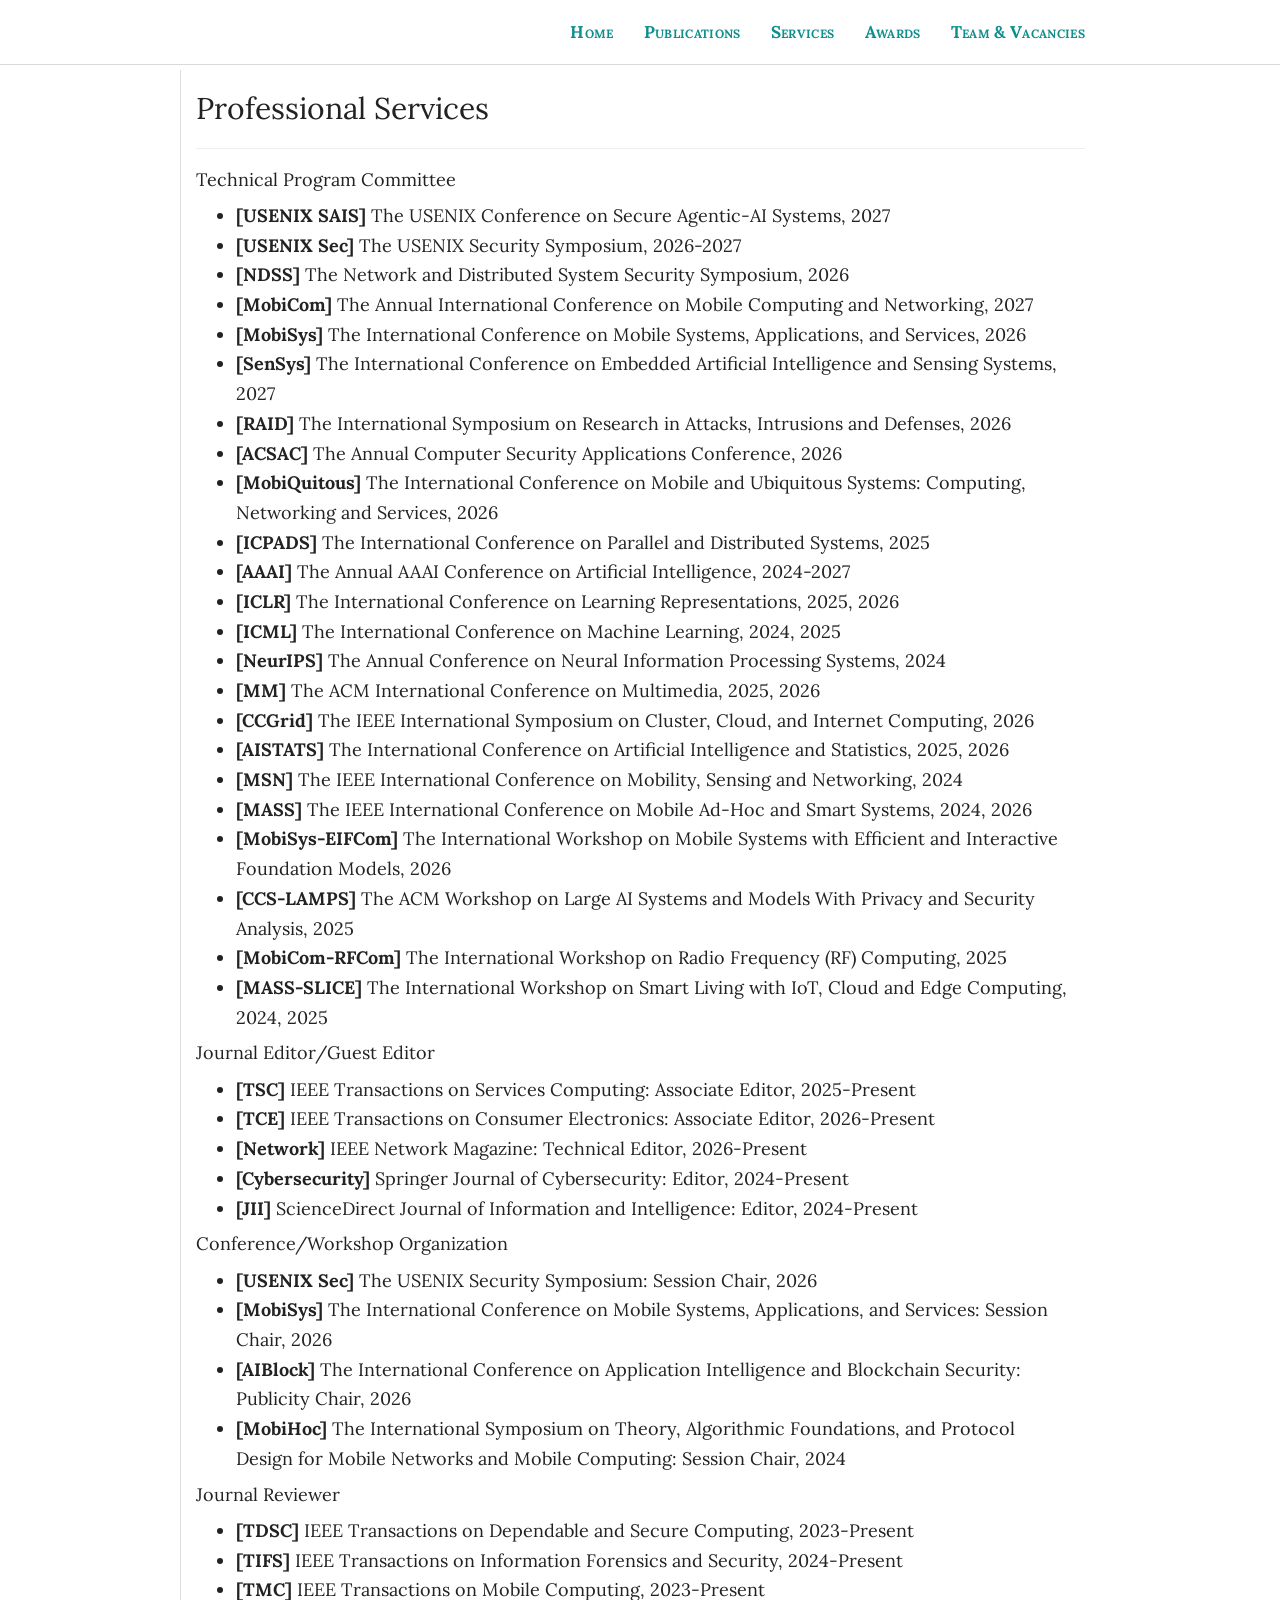
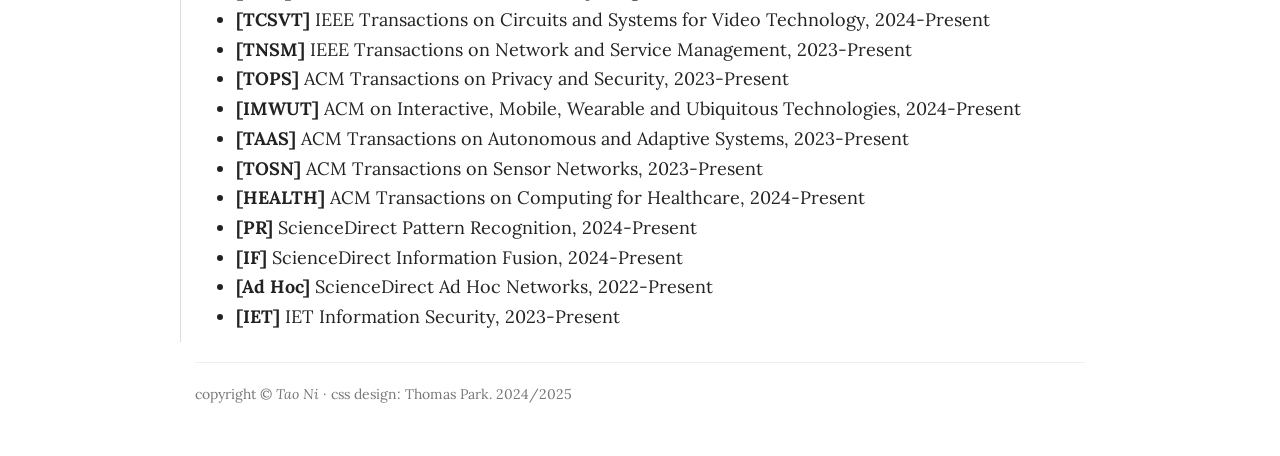
<file: services.html>
<!DOCTYPE html>
<html lang="en"><head><meta http-equiv="Content-Type" content="text/html; charset=UTF-8">
    
    <meta http-equiv="X-UA-Compatible" content="IE=edge">
    <title>Tao Ni, Ph.D.</title>
    
    <meta name="viewport" content="width=device-width, initial-scale=1.0">
    <meta name="description" content="">
    <meta name="author" content="">
    <link rel="icon" type="image/png" href="./taoni_files/coai_logo.png">
    
    <link href="./taoni_files/bootstrap.css" rel="stylesheet" media="screen">
  <link href="https://fonts.googleapis.com/css2?family=Lora:ital,wght@0,400;0,700;1,400;1,700&display=swap" rel="stylesheet">
  <link href="./taoni_files/site.css" rel="stylesheet">
  <script src="./taoni_files/iconify-icon.min.js" defer></script>

 
</head><body>

  <div class="navbar navbar-default navbar-fixed-top">
  <div class="container">
    
  
  <!-- <a class="navbar-brand"><center><img width="auto" height="30" src="./taoni_files/kaust_logo_full.png"></center></a> -->


  <button class="navbar-toggle collapsed" type="button" data-toggle="collapse" data-target="#navbar-main" aria-expanded="false">
      <span class="icon-bar"></span>
        <span class="icon-bar"></span>
        <span class="icon-bar"></span>
    </button>

    <div class="navbar-collapse collapse" id="navbar-main">

      <ul class="nav navbar-nav navbar-right">

        <li><a href="./index.html">Home</a></li>
        <li><a href="./publications.html">Publications</a></li>
        <li><a href="./services.html">Services</a></li>
        <li><a href="./awards.html">Awards</a></li>
        <li><a href="./hiring.html">Team & Vacancies</a></li>
        <!-- <li><a href="./talks.html">Talks</a></li> -->
      </ul>
      
    </div>
  </div>
  </div>

<div class="container">

  <div class="bs-docs-section">
  <div class="row">
    

    <div class="col-xs-12  border-left">
        <div class="bs-component">
          <h2>Professional Services</h2>

          <hr />


          <h4>Technical Program Committee</h4>
          <ul>

            <li>
            <strong>[USENIX SAIS]</strong> The USENIX Conference on Secure Agentic-AI Systems, 2027
            </li>

            <li>
            <strong>[USENIX Sec]</strong> The USENIX Security Symposium, 2026-2027
            </li>

            <li>
            <strong>[NDSS]</strong> The Network and Distributed System Security Symposium, 2026
            </li>

            <li>
            <strong>[MobiCom]</strong> The Annual International Conference on Mobile Computing and Networking, 2027
            </li>

            <li>
            <strong>[MobiSys]</strong> The International Conference on Mobile Systems, Applications, and Services, 2026
            </li>

            <li>
            <strong>[SenSys]</strong> The International Conference on Embedded Artificial Intelligence and Sensing Systems, 2027
            </li>

            <li>
            <strong>[RAID]</strong> The International Symposium on Research in Attacks, Intrusions and Defenses, 2026
            </li>

            <li>
            <strong>[ACSAC]</strong> The Annual Computer Security Applications Conference, 2026
            </li>

            <li>
            <strong>[MobiQuitous]</strong> The International Conference on Mobile and Ubiquitous Systems: Computing, Networking and Services, 2026
            </li>

            <li>
            <strong>[ICPADS]</strong> The International Conference on Parallel and Distributed Systems, 2025
            </li>


            <li>
            <strong>[AAAI]</strong> The Annual AAAI Conference on Artificial Intelligence, 2024-2027
            </li>

            <li>
            <strong>[ICLR]</strong> The International Conference on Learning Representations, 2025, 2026
            </li>

            <li>
            <strong>[ICML]</strong> The International Conference on Machine Learning, 2024, 2025
            </li>

            <li>
            <strong>[NeurIPS]</strong> The Annual Conference on Neural Information Processing Systems, 2024
            </li>

            <li>
            <strong>[MM]</strong> The ACM International Conference on Multimedia, 2025, 2026
            </li>

            <li>
            <strong>[CCGrid]</strong> The IEEE International Symposium on Cluster, Cloud, and Internet Computing, 2026
            </li>


            <li>
            <strong>[AISTATS]</strong> The International Conference on Artificial Intelligence and Statistics, 2025, 2026
            </li>

            <li>
            <strong>[MSN]</strong> The IEEE International Conference on Mobility, Sensing and Networking, 2024
            </li>

            <li>
            <strong>[MASS]</strong> The IEEE International Conference on Mobile Ad-Hoc and Smart Systems, 2024, 2026
            </li>

            <li>
            <strong>[MobiSys-EIFCom]</strong> The International Workshop on Mobile Systems with Efficient and Interactive Foundation Models, 2026
            </li>

            <li>
            <strong>[CCS-LAMPS]</strong> The ACM Workshop on Large AI Systems and Models With Privacy and Security Analysis, 2025
            </li>

            <li>
            <strong>[MobiCom-RFCom]</strong> The International Workshop on Radio Frequency (RF) Computing, 2025
            </li>

            <li>
            <strong>[MASS-SLICE]</strong> The International Workshop on Smart Living with IoT, Cloud and Edge Computing, 2024, 2025
            </li>

          </ul>

          <h4>Journal Editor/Guest Editor</h4>
          <ul>

            <li>
            <strong>[TSC]</strong> IEEE Transactions on Services Computing: Associate Editor, 2025-Present
            </li>

            <li>
            <strong>[TCE]</strong> IEEE Transactions on Consumer Electronics: Associate Editor, 2026-Present
            </li>

            <li>
            <strong>[Network]</strong> IEEE Network Magazine: Technical Editor, 2026-Present
            </li>

            <li>
            <strong>[Cybersecurity]</strong> Springer Journal of Cybersecurity: Editor, 2024-Present
            </li>


            <li>
            <strong>[JII]</strong> ScienceDirect Journal of Information and Intelligence: Editor, 2024-Present
            </li>

          </ul>

          <h4>Conference/Workshop Organization</h4>
          <ul>

            <li>
            <strong>[USENIX Sec]</strong> The USENIX Security Symposium: Session Chair, 2026
            </li>

            <li>
            <strong>[MobiSys]</strong> The International Conference on Mobile Systems, Applications, and Services: Session Chair, 2026
            </li>

            <li>
            <strong>[AIBlock]</strong> The International Conference on Application Intelligence and Blockchain Security: Publicity Chair, 2026
            </li>

            <li>
            <strong>[MobiHoc]</strong> The International Symposium on Theory, Algorithmic Foundations, and Protocol <br /> Design for Mobile Networks and Mobile Computing: Session Chair, 2024
            </li>


          </ul>

          <h4>Journal Reviewer</h4>
          <ul>


            <li>
            <strong>[TDSC]</strong> IEEE Transactions on Dependable and Secure Computing, 2023-Present
            </li>

            <li>
            <strong>[TIFS]</strong> IEEE Transactions on Information Forensics and Security, 2024-Present
            </li>

            <li>
            <strong>[TMC]</strong> IEEE Transactions on Mobile Computing, 2023-Present
            </li>

            <li>
            <strong>[TCSVT]</strong> IEEE Transactions on Circuits and Systems for Video Technology, 2024-Present
            </li>

            <li>
            <strong>[TNSM]</strong> IEEE Transactions on Network and Service Management, 2023-Present
            </li>

            <li>
            <strong>[TOPS]</strong> ACM Transactions on Privacy and Security, 2023-Present
            </li>

            <li>
            <strong>[IMWUT]</strong> ACM on Interactive, Mobile, Wearable and Ubiquitous Technologies, 2024-Present
            </li>

            <li>
            <strong>[TAAS]</strong> ACM Transactions on Autonomous and Adaptive Systems, 2023-Present
            </li>

            <li>
            <strong>[TOSN]</strong> ACM Transactions on Sensor Networks, 2023-Present
            </li>

            <li>
            <strong>[HEALTH]</strong> ACM Transactions on Computing for Healthcare, 2024-Present
            </li>

            <li>
            <strong>[PR]</strong> ScienceDirect Pattern Recognition, 2024-Present
            </li>

            <li>
            <strong>[IF]</strong> ScienceDirect Information Fusion, 2024-Present
            </li>

            <li>
            <strong>[Ad Hoc]</strong> ScienceDirect Ad Hoc Networks, 2022-Present
            </li>

            <li>
            <strong>[IET]</strong> IET Information Security, 2023-Present
            </li>
          </ul>

        </div>
      </div> 
     </div>

<hr />
<footer>
  <div class="row">
    <div class="col-lg-12">
      <p class="text-muted">copyright © <em>Tao Ni</em> · css design: Thomas Park. 2024/2025</p>
    </div>
    </div>
</footer>
</div>

</div><!--container-->
<script src="./taoni_files/jquery-1.10.2.min.js"></script>
<script src="./taoni_files/bootstrap.min.js"></script>
</body></html>
</file>
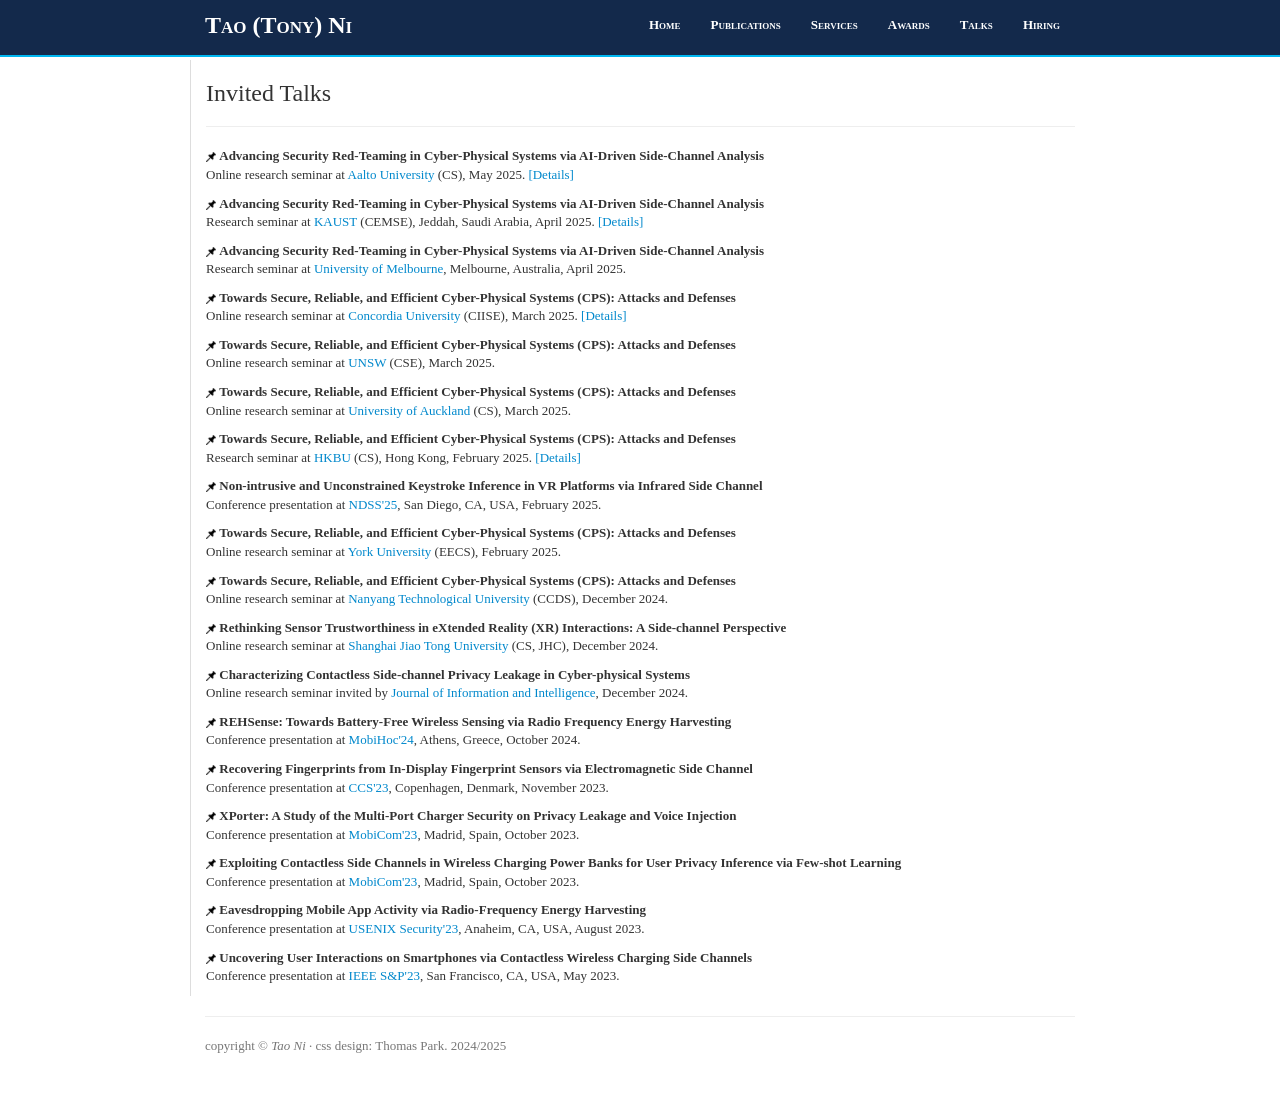
<file: talks.html>
<!DOCTYPE html>
<!-- saved from url=(0033)https://www.bhupendraacharya.com/ -->
<html lang="en"><head><meta http-equiv="Content-Type" content="text/html; charset=UTF-8">
    
    <meta http-equiv="X-UA-Compatible" content="IE=edge">
    <title>Tao Ni, Ph.D.</title>
    
    <meta name="viewport" content="width=device-width, initial-scale=1.0">
    <meta name="description" content="">
    <meta name="author" content="">
    <link rel="icon" type="image/png" href="./taoni_files/coai_logo.png">
    
  <link href="./taoni_files/bootstrap.css" rel="stylesheet" media="screen">
  <link href="./taoni_files/non-responsive.css" rel="stylesheet">
    
<style type="text/css">
  body {
    padding-top: 60px;
    padding-bottom: 40px;
  }
  .sidebar-nav {
    padding: 9px 0;
  }

.border-right {
    border-right: 1px solid #ddd;
}
.borders {
    border-left: 1px solid #ddd;
    border-right: 1px solid #ddd;
    margin: -1px;
}
.border-left {
    border-left: 1px solid #ddd;
}

 }

</style>
 
</head><body>

  <div class="navbar navbar-default navbar-fixed-top">
  <div class="container">
    
  <a class="navbar-brand"><center><font color="white">Tao (Tony) Ni</font></center></a>
  

  <!-- <a class="navbar-brand"><center><img width="80" height="15" src="./taoni_files/uno_logo.png"></center></a> -->


  <button class="navbar-toggle collapsed" type="button" data-toggle="collapse" data-target="#navbar-main" aria-expanded="false">
      <span class="icon-bar"></span>
        <span class="icon-bar"></span>
        <span class="icon-bar"></span>
    </button>

    <div class="navbar-collapse collapse" id="navbar-main">

      <ul class="nav navbar-nav navbar-right">

        <li><a href="./index.html">Home</a></li>
        <!-- <li><a href="#">Research</a></li> -->
        <li><a href="./publications.html">Publications</a></li>
        <li><a href="./services.html">Services</a></li>
        <li><a href="./awards.html">Awards</a></li>
        <li><a href="./talks.html">Talks</a></li>
        <li><a href="./hiring.html">Hiring</a></li>
        <!-- <li><a href="#">Teaching</a></li> -->
        <!-- <li><a href="#">Lab</a></li> -->
        <!-- <li><a href="#">CV</a></li> -->
      </ul>
      
    </div>
  </div>
  </div>

<div class="container">

  <div class="bs-docs-section">
  <div class="row">

    <!-- <div class="col-xs-3">
      <div class="bs-component">
      <h3></h3>
      
      <img src="./taoni_files/taoni3.jpg" width="170" height="170">
        </div>
        <div class="bs-component">
        <p></p> -->
        <!--<h3>CONTACT</h3>-->
        <!-- p>City University of Hong Kong <br>
        Kowloon Tong, Hong Kong <br>
        Email:taoni2@cityu.edu.hk </p>
        <p align="left"> -->
          <!-- Primary or Warning -->

        <!-- <a href="https://scholar.google.com/citations?user=keLkPuMAAAAJ&hl=en" class="btn btn-primary btn-xs">Google Scholar</a>
        <a href="https://dblp.org/pid/50/4043-3.html" class="btn btn-primary btn-xs">DBLP</a> -->
        <!--a href="https://scholar.google.com/citations?user=PWEiSVMAAAAJ&amp;hl=en&amp;oi=ao" target="_blank"><img src="./taoni_files/google_scholar.png" width="20"> </a>
        <a href="https://dblp.org/pid/301/5830.html" target="_blank"><img src="./taoni_files/dblp_logo.png" width="20"> </a>
        <a href="https://www.linkedin.com/in/bhupendra-acharya-5516402b/" target="_blank"><img src="./taoni_files/social-18-linked-in.png" width="20"></a>
        <a href="https://twitter.com/piraxtor" target="_blank"><img src="./taoni_files/social-32-twitter.png" width="20"></a>
        <a href="https://github.com/ba127004/" target="_blank"><img src="./taoni_files/github_logo.png" width="20"> </a-->
        <!--a href="https://cispa.de/en/people/c01bhac?darkmode-toggle" target="_blank"><img src="./taoni_files/cispa_logo.png" width="20"> </a-->
<!--          </p>
      
         
        <div class="bs-component">
          <h3>NEWS</h3>
          <<p><img src="./taoni_files/glyphicons-336-pushpin.png" width="10">
            <strong>April, 2025:</strong><br>
            Invited to deliver a seminar talk at the University of Melbourne.
          </p> -->

          <!-- <p><img src="./taoni_files/glyphicons-336-pushpin.png" width="10">
            <strong>April, 2025:</strong><br>
            I will serve as a TPC member on the NDSS'26.
          </p> -->

          <!-- <p><img src="./taoni_files/glyphicons-336-pushpin.png" width="10">
            <strong>February, 2025:</strong><br>
            Invited to deliver a seminar talk at the Hong Kong Baptist University. <a href="https://www.comp.hkbu.edu.hk/v1/file/news/seminar_20250220.pdf">[Poster]</a>
          </p> -->

<!--           <p><img src="./taoni_files/glyphicons-336-pushpin.png" width="10">
            <strong>November, 2024:</strong><br>
            Our first XR security paper, VRecKey, was accepted by NDSS'25.
          </p>

           <p><img src="./taoni_files/glyphicons-336-pushpin.png" width="10">
            <strong>September, 2024:</strong><br>
            Invited to join the Youth Editorial Board of <a href="https://www.sciencedirect.com/journal/journal-of-information-and-intelligence">Journal of Information and Intelligence</a>.
          </p>


          <p><img src="./taoni_files/glyphicons-336-pushpin.png" width="10">
            <strong>September, 2024:</strong><br>
            Our CCS'23 paper was awarded <a href="https://cybersecurity.springeropen.com/award-2024">Cybersecurity Best Practical Paper Award</a> 2024.</a>
          </p>


          <p><img src="./taoni_files/glyphicons-336-pushpin.png" width="10">
            <strong>August, 2024:</strong><br>
            Our battery-free wireless sensing paper, REHSense, was accepted by MobiHoc'24.
          </p>


          <p><img src="./taoni_files/glyphicons-336-pushpin.png" width="10">
            <strong>June, 2024:</strong><br>
            Our poster wins the People's Choice ASSET Poster Award in <a href="https://www.sigmobile.org/mobisys/2024/asset.html">SIGMOBILE Asian Student Symposium on Emerging Technologies (ASSET)</a>, Co-located with MobiSys'24 in Tokyo, Japan.
          </p>


          <p><img src="./taoni_files/glyphicons-336-pushpin.png" width="10">
            <strong>May, 2024:</strong><br>
            Invited to join the Youth Editorial Board of <a href="https://cybersecurity.springeropen.com">Journal of Cybersecurity</a>.
          </p>


          <p><img src="./taoni_files/glyphicons-336-pushpin.png" width="10">
            <strong>April, 2024:</strong><br>
            Selected as ACM MobiSys Rising Star 2024.
          </p>

        <p><img src="./taoni_files/glyphicons-336-pushpin.png" width="10">
            <strong>March, 2024:</strong><br>
            I successfully defended my thesis and completed my Ph.D. degree!
          </p>


          <p><img src="./taoni_files/glyphicons-336-pushpin.png" width="10">
            <strong>March, 2024:</strong><br>
            One co-authored paper was accepted by MobiSys'24.
          </p>

 
          <p><img src="./taoni_files/glyphicons-336-pushpin.png" width="10">
            <strong>February, 2024:</strong><br>
            One co-authored paper was accepted by MobiCom'24. One co-authored paper was accepted by TOSN.
          </p> -->

<!-- 
          <p><img src="fonts/glyphicons-336-pushpin.png" width="10">
            <strong>Aug 11, 2023:</strong><br>
            Attending <a href="https://www.usenix.org/conference/usenixsecurity23" target="_blank"> USENIX Security'23 </a>, Anaheim, CA
          </p>

          <p><img src="fonts/glyphicons-336-pushpin.png" width="10">
            <strong>Mar 01, 2023:</strong><br>
            Starting as a postdoc at <a href="https://cispa.de" target="_blank">CISPA</a> at Professor <a href="https://cispa.de/de/people/c01thho" target="_blank">Thorsten Holz's Lab </a>  
          </p>


          <p><img src="fonts/glyphicons-336-pushpin.png" width="10">
            <strong>Feb 24, 2023:</strong><br>
            Invited to research talk at <a href="https://www.calstatela.edu/ecst/cs">CalState LA</a>, Los Angeles, LA
          </p>
-->
          <!--p><img src="./taoni_files/glyphicons-336-pushpin.png" width="10"> 
              See <a href="https://www.bhupendraacharya.com/news.html" target="_blank"> archived news </a>
          </p-->
        <!-- </div> -->
      <!-- </div> 
    </div> -->
    

    <div class="col-xs-12  border-left">
        <div class="bs-component">
          <h3>Invited Talks</h3>

          <hr />

          <p><img src="./taoni_files/glyphicons-336-pushpin.png" width="10">
            <strong>Advancing Security Red-Teaming in Cyber-Physical Systems via AI-Driven Side-Channel Analysis</strong><br>
            Online research seminar at <a href="https://www.aalto.fi/en" target="_blank">Aalto University</a> (CS), May 2025. <a href="https://www.aalto.fi/en/events/cs-special-seminar-tony-ni-advancing-security-red-teaming-in-cyber-physical-systems-via-ai-driven">[Details]</a>
          </p>

          <p><img src="./taoni_files/glyphicons-336-pushpin.png" width="10">
            <strong>Advancing Security Red-Teaming in Cyber-Physical Systems via AI-Driven Side-Channel Analysis</strong><br>
            Research seminar at <a href="https://www.kaust.edu.sa/en/" target="_blank">KAUST</a> (CEMSE), Jeddah, Saudi Arabia, April 2025. <a href="https://cemse.kaust.edu.sa/events/by-type/seminar/2025/04/23/advancing-security-red-teaming-cyber-physical-systems-ai-driven">[Details]</a>
          </p>

          <p><img src="./taoni_files/glyphicons-336-pushpin.png" width="10">
            <strong>Advancing Security Red-Teaming in Cyber-Physical Systems via AI-Driven Side-Channel Analysis</strong><br>
            Research seminar at <a href="https://www.unimelb.edu.au" target="_blank">University of Melbourne</a>, Melbourne, Australia, April 2025.
          </p>

          <p><img src="./taoni_files/glyphicons-336-pushpin.png" width="10">
            <strong>Towards Secure, Reliable, and Efficient Cyber-Physical Systems (CPS): Attacks and Defenses</strong><br>
            Online research seminar at <a href="https://www.concordia.ca" target="_blank">Concordia University</a> (CIISE), March 2025. <a href="https://www.concordia.ca/cunews/encs/info-systems-eng/seminars/2025/03/13/Towards-Secure-Reliable-and-Efficient-Cyber-Physical-Systems-Attacks-and-Defenses.html">[Details]</a>
          </p>

          <p><img src="./taoni_files/glyphicons-336-pushpin.png" width="10">
            <strong>Towards Secure, Reliable, and Efficient Cyber-Physical Systems (CPS): Attacks and Defenses</strong><br>
            Online research seminar at <a href="https://www.unsw.edu.au" target="_blank">UNSW</a> (CSE), March 2025.
          </p>

          <p><img src="./taoni_files/glyphicons-336-pushpin.png" width="10">
            <strong>Towards Secure, Reliable, and Efficient Cyber-Physical Systems (CPS): Attacks and Defenses</strong><br>
            Online research seminar at <a href="https://international.auckland.ac.nz" target="_blank">University of Auckland</a> (CS), March 2025.
          </p>

          <p><img src="./taoni_files/glyphicons-336-pushpin.png" width="10">
            <strong>Towards Secure, Reliable, and Efficient Cyber-Physical Systems (CPS): Attacks and Defenses</strong><br>
            Research seminar at <a href="https://www.hkbu.edu.hk" target="_blank">HKBU</a> (CS), Hong Kong, February 2025. <a href="https://www.comp.hkbu.edu.hk/v1/file/news/seminar_20250220.pdf">[Details]</a>
          </p>

          <p><img src="./taoni_files/glyphicons-336-pushpin.png" width="10">
            <strong>Non-intrusive and Unconstrained Keystroke Inference in VR Platforms via Infrared Side Channel</strong><br>
            Conference presentation at <a href="https://www.ndss-symposium.org/ndss2025/" target="_blank">NDSS'25</a>, San Diego, CA, USA, February 2025.
          </p>

          <p><img src="./taoni_files/glyphicons-336-pushpin.png" width="10">
            <strong>Towards Secure, Reliable, and Efficient Cyber-Physical Systems (CPS): Attacks and Defenses</strong><br>
            Online research seminar at <a href="https://www.yorku.ca" target="_blank">York University</a> (EECS), February 2025.
          </p>

          <p><img src="./taoni_files/glyphicons-336-pushpin.png" width="10">
            <strong>Towards Secure, Reliable, and Efficient Cyber-Physical Systems (CPS): Attacks and Defenses</strong><br>
            Online research seminar at <a href="https://www.ntu.edu.sg" target="_blank">Nanyang Technological University</a> (CCDS), December 2024.
          </p>

          <p><img src="./taoni_files/glyphicons-336-pushpin.png" width="10">
            <strong>Rethinking Sensor Trustworthiness in eXtended Reality (XR) Interactions: A Side-channel Perspective</strong><br>
            Online research seminar at <a href="https://en.sjtu.edu.cn" target="_blank">Shanghai Jiao Tong University</a> (CS, JHC), December 2024.
          </p>

          <p><img src="./taoni_files/glyphicons-336-pushpin.png" width="10">
            <strong>Characterizing Contactless Side-channel Privacy Leakage in Cyber-physical Systems</strong><br>
            Online research seminar invited by <a href="https://www.sciencedirect.com/journal/journal-of-information-and-intelligence" target="_blank">Journal of Information and Intelligence</a>, December 2024.
          </p>

          <p><img src="./taoni_files/glyphicons-336-pushpin.png" width="10">
            <strong>REHSense: Towards Battery-Free Wireless Sensing via Radio Frequency Energy Harvesting</strong><br>
            Conference presentation at <a href="https://www.sigmobile.org/mobihoc/2024/" target="_blank">MobiHoc'24</a>, Athens, Greece, October 2024.
          </p>

          <p><img src="./taoni_files/glyphicons-336-pushpin.png" width="10">
            <strong>Recovering Fingerprints from In-Display Fingerprint Sensors via Electromagnetic Side Channel</strong><br>
            Conference presentation at <a href="https://www.sigsac.org/ccs/CCS2023/" target="_blank">CCS'23</a>, Copenhagen, Denmark, November 2023.
          </p>

          <p><img src="./taoni_files/glyphicons-336-pushpin.png" width="10">
            <strong>XPorter: A Study of the Multi-Port Charger Security on Privacy Leakage and Voice Injection</strong><br>
            Conference presentation at <a href="https://sigmobile.org/mobicom/2023/" target="_blank">MobiCom'23</a>, Madrid, Spain, October 2023.
          </p>

          <p><img src="./taoni_files/glyphicons-336-pushpin.png" width="10">
            <strong>Exploiting Contactless Side Channels in Wireless Charging Power Banks for User Privacy Inference via Few-shot Learning</strong><br>
            Conference presentation at <a href="https://sigmobile.org/mobicom/2023/" target="_blank">MobiCom'23</a>, Madrid, Spain, October 2023.
          </p>

          <p><img src="./taoni_files/glyphicons-336-pushpin.png" width="10">
            <strong>Eavesdropping Mobile App Activity via Radio-Frequency Energy Harvesting</strong><br>
            Conference presentation at <a href="https://www.usenix.org/conference/usenixsecurity23" target="_blank">USENIX Security'23</a>, Anaheim, CA, USA, August 2023.
          </p>

          <p><img src="./taoni_files/glyphicons-336-pushpin.png" width="10">
            <strong>Uncovering User Interactions on Smartphones via Contactless Wireless Charging Side Channels</strong><br>
            Conference presentation at <a href="https://sp2023.ieee-security.org" target="_blank">IEEE S&P'23</a>, San Francisco, CA, USA, May 2023.
          </p>


        </div>
      </div> 
     </div>

<hr />
<footer>
  <div class="row">
    <div class="col-lg-12">
      <p class="text-muted">copyright © <em>Tao Ni</em> · css design: Thomas Park. 2024/2025</p>
    </div>
    </div>
</footer>
</div>

</div><!--container-->
<script src="./taoni_files/jquery-1.10.2.min.js"></script>
<script src="./taoni_files/bootstrap.min.js"></script>
</body></html>
</file>
<file: taoni_files/site.css>
/* =============================================================================
   site.css — shared styles for taoni0718.github.io
   Sections:
     1. Base & reset
     2. Typography
     3. Layout (container widths, utilities)
     4. Navbar — desktop
     5. Navbar — mobile
     6. Profile card (sidebar)
     7. News feed & scroll boxes
     8. Footer
   ============================================================================= */


/* ---------- 1. Base & reset ------------------------------------------------ */

html { box-sizing: border-box; }
*, *:before, *:after { box-sizing: inherit; }

body {
  font-family: Lora, Georgia, serif;
  font-size: 18px;
  line-height: 1.65;
  color: #222;
  padding-top: 70px;
  padding-bottom: 40px;
  -webkit-font-smoothing: antialiased;
  text-rendering: optimizeLegibility;
}

img { max-width: 100%; height: auto; }


/* ---------- 2. Typography -------------------------------------------------- */

p, li {
  font-size: 1em;
  line-height: 1.65;
}

h1, h2, h3, h4, h5, h6 {
  font-family: Lora, Georgia, serif;
  font-weight: 400;
  color: #222;
  line-height: 1.25;
}

h3 {
  font-size: 28px;
  margin-top: 8px;
  margin-bottom: 18px;
}

a { color: #0f8f8c; }

a:hover,
a:focus {
  color: #0b6f6d;
  text-decoration: none;
}

.bs-component p { margin-bottom: 18px; }


/* ---------- 3. Layout: container widths & utilities ------------------------ */

/* Lock container to a narrow desktop width across breakpoints, overriding
   Bootstrap's default 750/970/1170 ladder. */
@media (min-width: 768px)  { .container { width: 700px !important; } }
@media (min-width: 992px)  { .container { width: 920px !important; } }
@media (min-width: 1200px) { .container { width: 920px !important; } }

/* Vertical borders between columns (desktop only — stacking on phones makes
   side borders look wrong, so they're cleared below). */
.border-right { border-right: 1px solid #ddd; }
.border-left  { border-left:  1px solid #ddd; }
.borders {
  border-left:  1px solid #ddd;
  border-right: 1px solid #ddd;
  margin: -1px;
}

.sidebar-nav           { padding: 9px 0; }
.sidebar-section-title { font-size: 24px; margin-top: 0; margin-bottom: 14px; }

/* Prevent horizontal scroll from long words/URLs. */
.container, .bs-component, p, li {
  overflow-wrap: anywhere;
  word-break: break-word;
}


/* ---------- 4. Navbar — desktop -------------------------------------------- */

.navbar { min-height: 64px; }

.navbar-default {
  background-color: #fff;
  border: none;
  border-bottom: 1px solid #d9d9d9;
  box-shadow: none;
}

.navbar-brand {
  font-family: Lora, Georgia, serif;
  font-size: 20px;
  color: #222 !important;
  letter-spacing: 0.08em;
  font-variant: small-caps;
}

.navbar-brand img {
  height: auto !important;
  width: auto !important;
  max-height: 30px;
  max-width: 100%;
}

/* Animated underline on hover/active */
.navbar-default .navbar-nav > li > a::after {
  content: "";
  position: absolute;
  left: 50%;
  bottom: 0;
  width: 0;
  height: 2px;
  background-color: #0f8f8c;
  transition: width 0.28s ease;
  transform: translateX(-50%);
}

.navbar-default .navbar-nav > li > a:hover::after,
.navbar-default .navbar-nav > li > a:focus::after,
.navbar-default .navbar-nav > .active > a::after,
.navbar-default .navbar-nav > .active > a:hover::after,
.navbar-default .navbar-nav > .active > a:focus::after {
  width: 100%;
}

.navbar-default .navbar-nav > li > a:hover,
.navbar-default .navbar-nav > li > a:focus,
.navbar-default .navbar-nav > .active > a,
.navbar-default .navbar-nav > .active > a:hover,
.navbar-default .navbar-nav > .active > a:focus {
  color: #0b6f6d !important;
  text-decoration: none !important;
  background: transparent !important;
}

@media (min-width: 768px) {
  .navbar-brand {
    height: 64px;
    display: flex;
    align-items: center;
    padding-top: 0;
    padding-bottom: 0;
  }

  .navbar-default .navbar-nav > li > a {
    font-family: Lora, Georgia, serif;
    font-size: 17px;
    color: #0f8f8c !important;
    letter-spacing: 0.02em;
    position: relative;
    text-decoration: none !important;
    display: flex;
    align-items: center;
    height: 64px;
    padding-top: 0;
    padding-bottom: 0;
    background: transparent !important;
  }

  .navbar-default .navbar-nav > li > a::after { bottom: 12px; }
}


/* ---------- 5. Navbar — mobile (and small-screen tweaks) ------------------- */

@media (max-width: 767px) {
  body {
    font-size: 16px;
    line-height: 1.6;
  }

  h3 { font-size: 24px; }

  /* Stacked rows need a little breathing room */
  .row + .row { margin-top: 15px; }

  /* Clear vertical column borders when stacking */
  .border-left  { border-left:  none !important; }
  .border-right { border-right: none !important; }

  .navbar        { min-height: 56px; }
  .navbar-header { min-height: 56px; }

  .navbar-brand {
    height: 56px;
    padding: 10px 15px;
    display: flex;
    align-items: center;
  }

  .navbar-brand img {
    max-height: 22px !important;
    width: auto !important;
    height: auto !important;
  }

  .navbar-toggle {
    margin-top: 11px;
    margin-right: 15px;
    margin-bottom: 11px;
  }

  .navbar-collapse {
    border-top: none;
    box-shadow: none;
    background: #fff;
  }

  .navbar-nav        { float: none !important; margin: 0; }
  .navbar-nav > li   { float: none; }

  .navbar-default .navbar-nav > li > a {
    display: block;
    height: auto;
    padding: 12px 15px;
    font-size: 16px;
    line-height: 1.4;
    color: #0f8f8c !important;
    background-color: #fff !important;
  }

  .navbar-default .navbar-nav > li > a::after { display: none; }

  .navbar-default .navbar-nav > li > a:hover,
  .navbar-default .navbar-nav > li > a:focus,
  .navbar-default .navbar-nav > .active > a,
  .navbar-default .navbar-nav > .active > a:hover,
  .navbar-default .navbar-nav > .active > a:focus {
    color: #0b6f6d !important;
    background-color: #fff !important;
  }
}


/* ---------- 6. Profile card (sidebar) -------------------------------------- */

.profile-card {
  background: #f7f7f7;
  border: 1px solid #d9d9d9;
  border-radius: 10px;
  box-shadow: 0 1px 6px rgba(0, 0, 0, 0.06);
  padding: 18px 18px 16px 18px;
  text-align: center;
  margin-bottom: 26px;
}

.profile-card img {
  width: 100%;
  max-width: 220px;
  border-radius: 18px;
  display: block;
  margin: 0 auto 16px auto;
}

.profile-card-name {
  font-size: 20px;
  line-height: 1.25;
  margin-bottom: 8px;
  color: #222;
}

.profile-card-title,
.profile-card-affiliation,
.profile-card-email,
.profile-card-office {
  font-size: 15px;
  line-height: 1.55;
  margin-bottom: 6px;
  color: #222;
}

.profile-card-links {
  margin-top: 12px;
  font-size: 15px;
  line-height: 1.5;
  display: flex;
  justify-content: center;
  align-items: center;
  flex-wrap: wrap;
  gap: 10px;
}

.profile-card-links a {
  color: #0f8f8c;
  text-decoration: none;
}

.profile-card-links a:hover,
.profile-card-links a:focus {
  color: #0b6f6d;
  text-decoration: none;
}

.profile-icon {
  width: 38px;
  height: 38px;
  display: inline-flex;
  align-items: center;
  justify-content: center;
  border: 1px solid #0f8f8c;
  border-radius: 8px;
  background: #fff;
  color: #0f8f8c !important;
  text-decoration: none !important;
  transition: all 0.2s ease;
}

.profile-icon iconify-icon {
  font-size: 18px;
  line-height: 1;
}

.profile-icon:hover,
.profile-icon:focus {
  background: #0f8f8c;
  color: #fff !important;
  text-decoration: none !important;
}

@media (max-width: 767px) {
  .profile-card {
    margin-top: 10px;
    padding: 16px;
  }

  .profile-card img     { max-width: 200px; }
  .profile-card-name    { font-size: 18px; }

  .profile-card-title,
  .profile-card-affiliation,
  .profile-card-email,
  .profile-card-office,
  .profile-card-links {
    font-size: 14px;
  }
}


/* ---------- 7. News feed & scroll boxes ------------------------------------ */

.news-container,
.scroll-box {
  overflow-y: auto;
  overflow-x: hidden;
  -webkit-overflow-scrolling: touch;
  overscroll-behavior: contain;
  touch-action: pan-y;
}

.news-container { max-height: 300px; }
.scroll-box     { max-height: 350px; }

.news-item {
  margin-bottom: 12px;
  line-height: 1.6;
}

.news-item:last-child { margin-bottom: 0; }

.news-text { display: block; }

@media (max-width: 767px) {
  .news-container { max-height: 45vh; }
  .scroll-box     { max-height: 38vh; }
}


/* ---------- 8. Footer ------------------------------------------------------ */

footer p {
  font-size: 14px;
  color: #777;
}
</file>
<file: taoni_files/non-responsive.css>
/* Template-specific stuff
 *
 * Customizations just for the template; these are not necessary for anything
 * with disabling the responsiveness.
 */

/* Account for fixed navbar */
body {
  padding-top: 70px;
  padding-bottom: 30px;
}

body,
.navbar-fixed-top,
.navbar-fixed-bottom {
  min-width: 900px;
}

/* Don't let the lead text change font-size. */
.lead {
  font-size: 16px;
}

/* Finesse the page header spacing */
.page-header {
  margin-bottom: 30px;
}
.page-header .lead {
  margin-bottom: 10px;
}


/* Non-responsive overrides
 *
 * Utilize the following CSS to disable the responsive-ness of the container,
 * grid system, and navbar.
 */

/* Reset the container */
.container {
  width: 900px;
  max-width: none !important;
}

/* Demonstrate the grids */
.col-xs-4 {
  padding-top: 15px;
  padding-bottom: 15px;
  background-color: #eee;
  background-color: rgba(86,61,124,.15);
  border: 1px solid #ddd;
  border: 1px solid rgba(86,61,124,.2);
}

.container .navbar-header,
.container .navbar-collapse {
  margin-right: 0;
  margin-left: 0;
}

/* Always float the navbar header */
.navbar-header {
  float: left;
}

/* Undo the collapsing navbar */
.navbar-collapse {
  display: block !important;
  height: auto !important;
  padding-bottom: 0;
  overflow: visible !important;
  visibility: visible !important;
}

.navbar-toggle {
  display: none;
}
.navbar-collapse {
  border-top: 0;
}

.navbar-brand {
  margin-left: -15px;
}

/* Always apply the floated nav */
.navbar-nav {
  float: left;
  margin: 0;
}
.navbar-nav > li {
  float: left;
}
.navbar-nav > li > a {
  padding: 15px;
}

/* Redeclare since we override the float above */
.navbar-nav.navbar-right {
  float: right;
}

/* Undo custom dropdowns */
.navbar .navbar-nav .open .dropdown-menu {
  position: absolute;
  float: left;
  background-color: #fff;
  border: 1px solid #ccc;
  border: 1px solid rgba(0, 0, 0, .15);
  border-width: 0 1px 1px;
  border-radius: 0 0 4px 4px;
  -webkit-box-shadow: 0 6px 12px rgba(0, 0, 0, .175);
          box-shadow: 0 6px 12px rgba(0, 0, 0, .175);
}
.navbar-default .navbar-nav .open .dropdown-menu > li > a {
  color: #333;
}
.navbar .navbar-nav .open .dropdown-menu > li > a:hover,
.navbar .navbar-nav .open .dropdown-menu > li > a:focus,
.navbar .navbar-nav .open .dropdown-menu > .active > a,
.navbar .navbar-nav .open .dropdown-menu > .active > a:hover,
.navbar .navbar-nav .open .dropdown-menu > .active > a:focus {
  color: #fff !important;
  background-color: #428bca !important;
}
.navbar .navbar-nav .open .dropdown-menu > .disabled > a,
.navbar .navbar-nav .open .dropdown-menu > .disabled > a:hover,
.navbar .navbar-nav .open .dropdown-menu > .disabled > a:focus {
  color: #999 !important;
  background-color: transparent !important;
}

/* Undo form expansion */
.navbar-form {
  float: left;
  width: auto;
  padding-top: 0;
  padding-bottom: 0;
  margin-right: 0;
  margin-left: 0;
  border: 0;
  -webkit-box-shadow: none;
          box-shadow: none;
}

/* Copy-pasted from forms.less since we mixin the .form-inline styles. */
.navbar-form .form-group {
  display: inline-block;
  margin-bottom: 0;
  vertical-align: middle;
}

.navbar-form .form-control {
  display: inline-block;
  width: auto;
  vertical-align: middle;
}

.navbar-form .form-control-static {
  display: inline-block;
}

.navbar-form .input-group {
  display: inline-table;
  vertical-align: middle;
}

.navbar-form .input-group .input-group-addon,
.navbar-form .input-group .input-group-btn,
.navbar-form .input-group .form-control {
  width: auto;
}

.navbar-form .input-group > .form-control {
  width: 100%;
}

.navbar-form .control-label {
  margin-bottom: 0;
  vertical-align: middle;
}

.navbar-form .radio,
.navbar-form .checkbox {
  display: inline-block;
  margin-top: 0;
  margin-bottom: 0;
  vertical-align: middle;
}

.navbar-form .radio label,
.navbar-form .checkbox label {
  padding-left: 0;
}

.navbar-form .radio input[type="radio"],
.navbar-form .checkbox input[type="checkbox"] {
  position: relative;
  margin-left: 0;
}

.navbar-form .has-feedback .form-control-feedback {
  top: 0;
}
</file>
